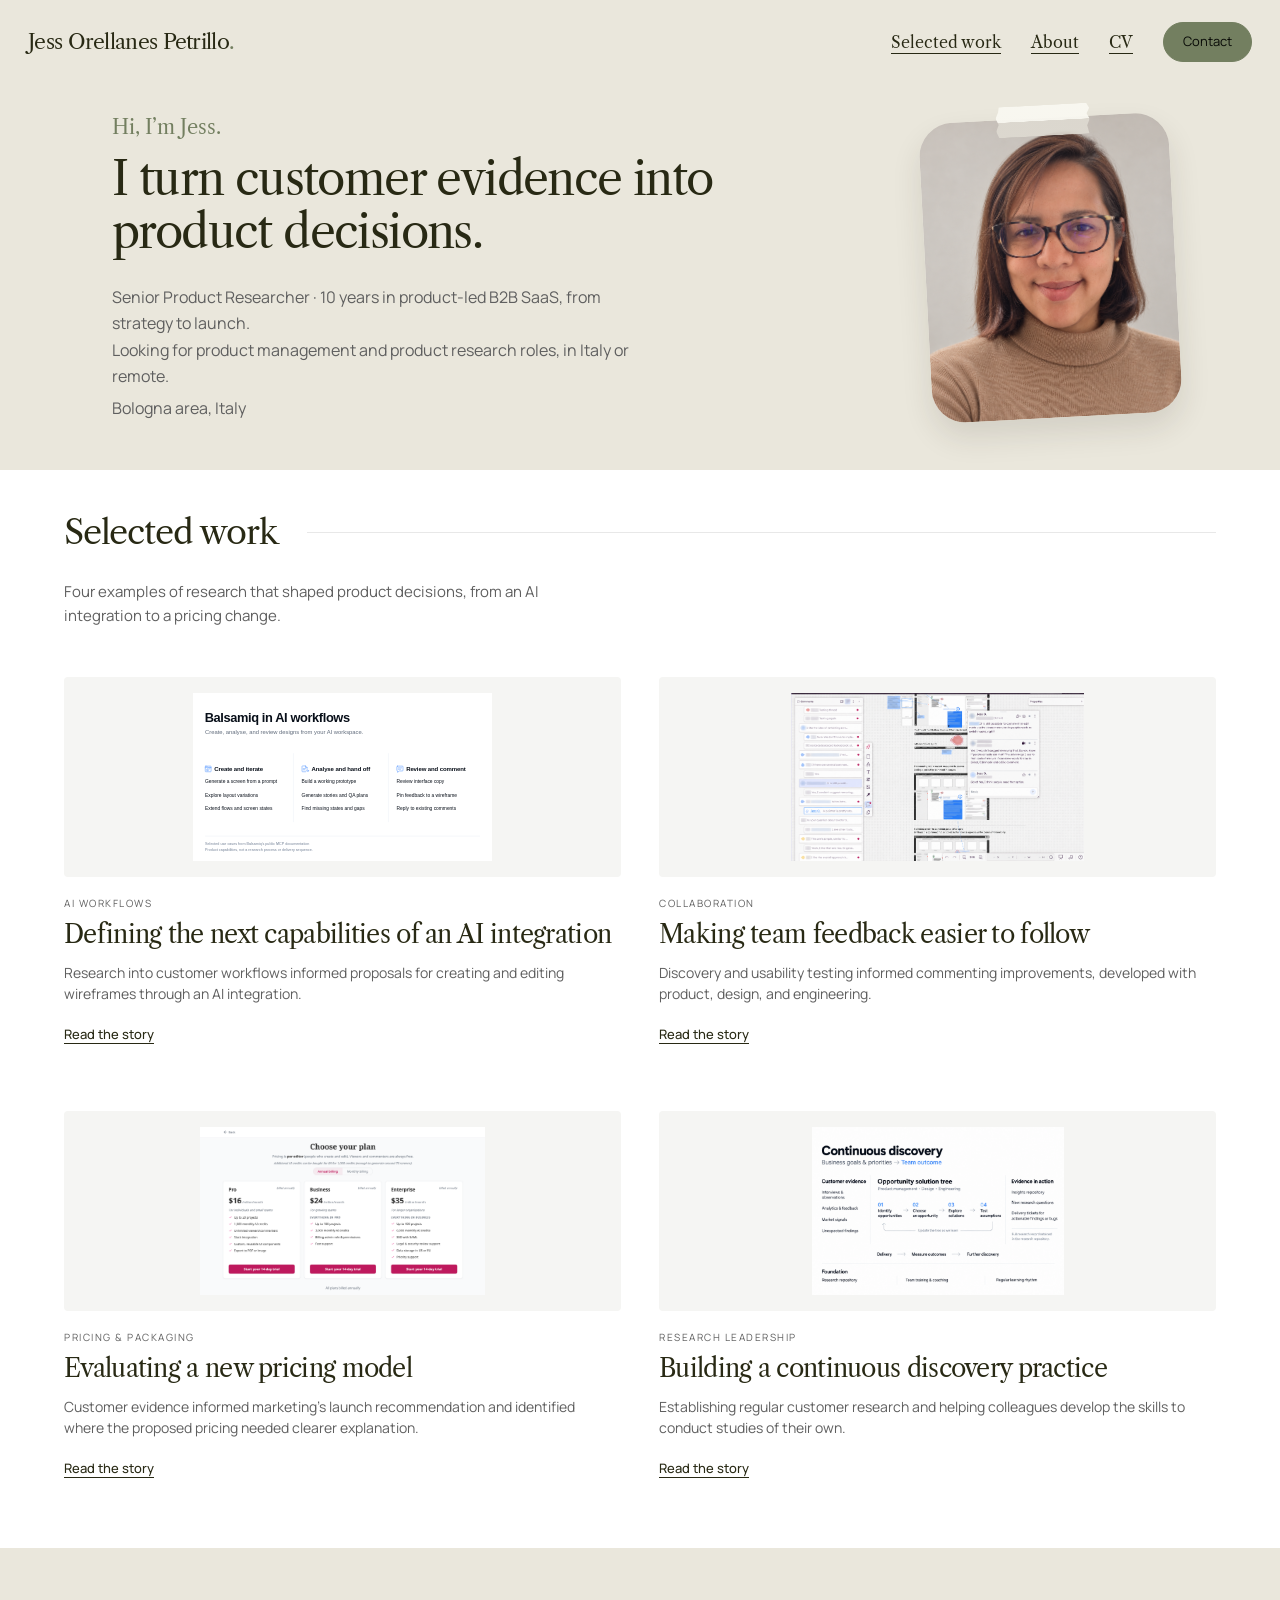
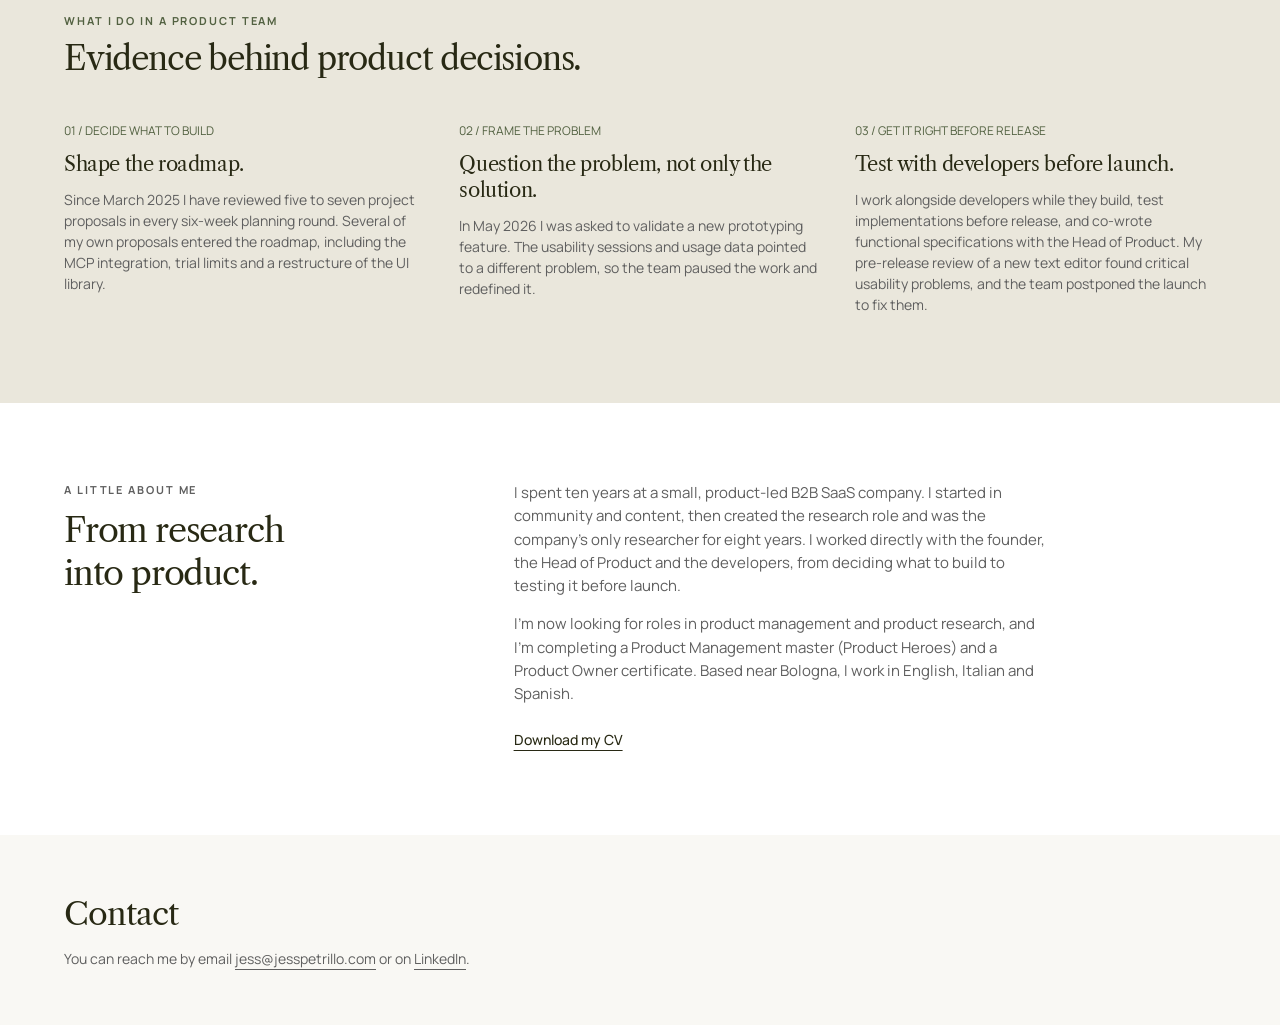
<file: index.html>
<!doctype html><html lang="en"><head><meta charset="utf-8"><meta name="viewport" content="width=device-width,initial-scale=1"><title>Jess Orellanes Petrillo | Product Research &amp; Product Management</title><meta name="description" content="Product researcher with 10 years in B2B SaaS. Case studies on an AI integration, collaboration, pricing and continuous discovery."><meta name="theme-color" content="#eae7dc"><link rel="icon" href="/assets/favicon.svg" type="image/svg+xml"><link rel="stylesheet" href="/assets/style.css"></head><body class="home"><a class="skip" href="#main">Skip to content</a><div class="wrap masthead"><header><a class="brand" href="/">Jess Orellanes Petrillo<span>.</span></a><nav aria-label="Main navigation"><a href="/#work">Selected work</a><a href="/#about">About</a><a class="cv-nav" href="/assets/Jess-Orellanes-Petrillo-CV.pdf" target="_blank" rel="noopener">CV</a><a class="nav-contact" href="#contact">Contact</a></nav></header></div><main id="main"><div class="wrap hero-wrap"><section class="hero"><div class="hero-copy"><p class="hero-intro">Hi, I’m Jess.</p><h1>I turn customer evidence into product decisions.</h1><p>Senior Product Researcher · 10 years in product-led B2B SaaS, from strategy to launch.</p><p>Looking for product management and product research roles, in Italy or remote.</p><p class="hero-location">Bologna area, Italy</p></div><figure class="portrait-frame"><img class="hero-portrait" src="/assets/jess-orellanes-petrillo-portrait.png" alt="Jess Orellanes Petrillo" width="1254" height="1254" fetchpriority="high"></figure></section></div><div class="work-surface"><div class="wrap"><section class="section" id="work"><div class="section-head"><div class="section-title"><h2>Selected work</h2><span class="section-rule" aria-hidden="true"></span></div><p style="--reading-measure:60.0ch">Four examples of research that shaped product decisions, from an AI integration to a pricing change.</p></div><div class="work-grid"><a class="project" href="/ai-workflows.html"><div class="art ai project-screenshot" aria-hidden="true"><img src="/assets/ai-workflows-use-cases.svg" alt="" width="1536" height="864" loading="lazy"></div><span class="meta">AI workflows</span><h3>Defining the next capabilities of an AI integration</h3><p style="--reading-measure:60.0ch">Research into customer workflows informed proposals for creating and editing wireframes through an AI integration.</p><span class="read">Read the story</span></a><a class="project" href="/collaboration.html"><div class="art collab project-screenshot" aria-hidden="true"><img src="/assets/collaboration-comments.png" alt="" width="1658" height="949" loading="lazy"></div><span class="meta">Collaboration</span><h3>Making team feedback easier to follow</h3><p style="--reading-measure:60.0ch">Discovery and usability testing informed commenting improvements, developed with product, design, and engineering.</p><span class="read">Read the story</span></a><a class="project" href="/pricing.html"><div class="art pricing project-screenshot" aria-hidden="true"><img src="/assets/pricing-plans.png" alt="" width="2928" height="1724" loading="lazy"></div><span class="meta">Pricing & packaging</span><h3>Evaluating a new pricing model</h3><p style="--reading-measure:60.0ch">Customer evidence informed marketing’s launch recommendation and identified where the proposed pricing needed clearer explanation.</p><span class="read">Read the story</span></a><a class="project" href="/research-practice.html"><div class="art practice project-screenshot" aria-hidden="true"><img src="/assets/continuous-discovery-minimal.png" alt="" width="1536" height="1024" loading="lazy"></div><span class="meta">Research leadership</span><h3>Building a continuous discovery practice</h3><p style="--reading-measure:60.5ch">Establishing regular customer research and helping colleagues develop the skills to conduct studies of their own.</p><span class="read">Read the story</span></a></div></section></div></div><section class="section help" id="product-team"><div class="wrap"><div class="eyebrow">What I do in a product team</div><h2>Evidence behind product decisions.</h2><div class="help-grid"><article><span class="num">01 / DECIDE WHAT TO BUILD</span><h3>Shape the roadmap.</h3><p>Since March 2025 I have reviewed five to seven project proposals in every six-week planning round. Several of my own proposals entered the roadmap, including the MCP integration, trial limits and a restructure of the UI library.</p></article><article><span class="num">02 / FRAME THE PROBLEM</span><h3>Question the problem, not only the solution.</h3><p>In May 2026 I was asked to validate a new prototyping feature. The usability sessions and usage data pointed to a different problem, so the team paused the work and redefined it.</p></article><article><span class="num">03 / GET IT RIGHT BEFORE RELEASE</span><h3>Test with developers before launch.</h3><p>I work alongside developers while they build, test implementations before release, and co-wrote functional specifications with the Head of Product. My pre-release review of a new text editor found critical usability problems, and the team postponed the launch to fix them.</p></article></div></div></section><div class="about-surface"><div class="wrap"><section class="about" id="about"><div><div class="eyebrow">A little about me</div><h2>From research<br>into product.</h2></div><div><p>I spent ten years at a small, product-led B2B SaaS company. I started in community and content, then created the research role and was the company’s only researcher for eight years. I worked directly with the founder, the Head of Product and the developers, from deciding what to build to testing it before launch.</p><p>I’m now looking for roles in product management and product research, and I’m completing a Product Management master (Product Heroes) and a Product Owner certificate. Based near Bologna, I work in English, Italian and Spanish.</p><a class="text-link" href="/assets/Jess-Orellanes-Petrillo-CV.pdf" download="Jess-Orellanes-Petrillo-CV.pdf">Download my CV</a></div></section></div></div></main><div class="wrap"><section class="contact" id="contact"><div><h2>Contact</h2><p>You can reach me by email <a href="mailto:jess@jesspetrillo.com">jess@jesspetrillo.com</a> or on <a href="https://www.linkedin.com/in/jessorellanes/">LinkedIn</a>.</p></div></section></div></body></html>
</file>
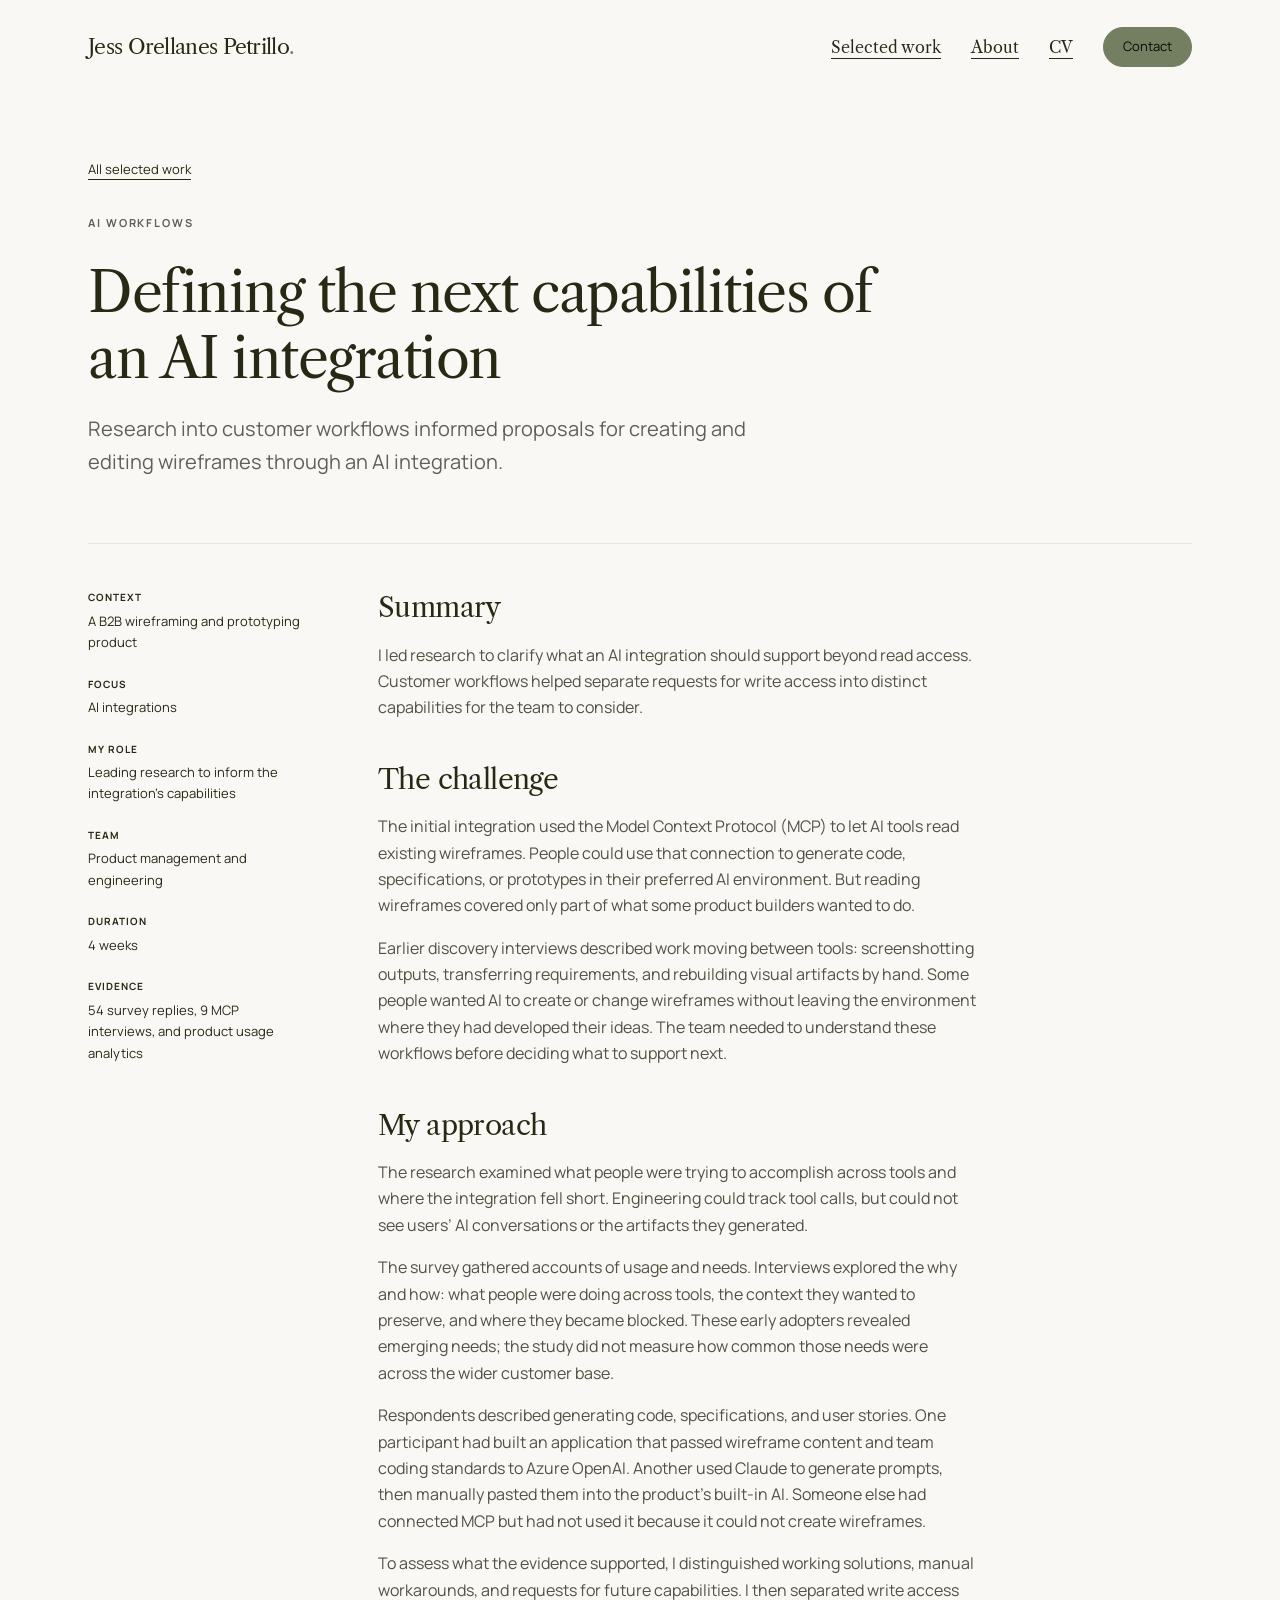
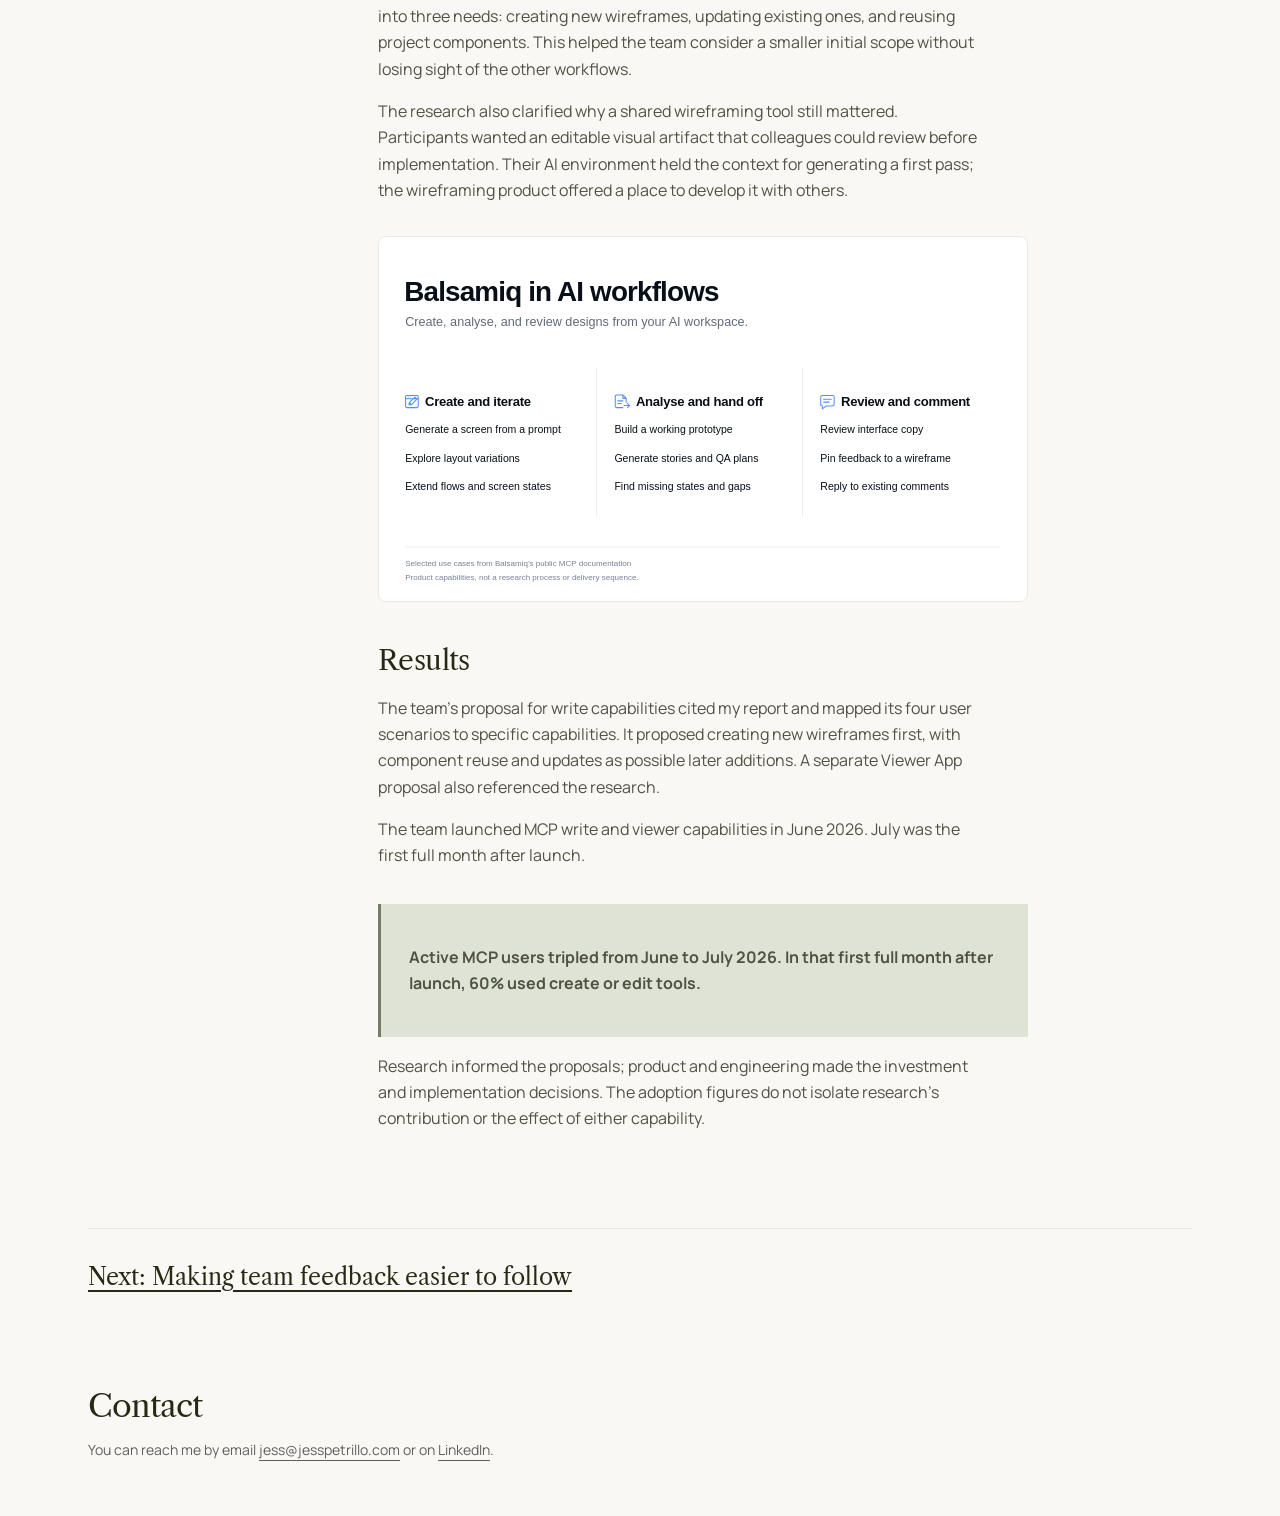
<file: ai-workflows.html>
<!doctype html><html lang="en"><head><meta charset="utf-8"><meta name="viewport" content="width=device-width,initial-scale=1"><title>Defining the next capabilities of an AI integration | Jess Orellanes Petrillo</title><meta name="description" content="Research into customer workflows informed proposals for creating and editing wireframes through an AI integration."><meta name="theme-color" content="#eae7dc"><link rel="icon" href="/assets/favicon.svg" type="image/svg+xml"><link rel="stylesheet" href="/assets/style.css"></head><body><a class="skip" href="#main">Skip to content</a><div class="wrap"><header><a class="brand" href="/">Jess Orellanes Petrillo<span>.</span></a><nav aria-label="Main navigation"><a href="/#work">Selected work</a><a href="/#about">About</a><a class="cv-nav" href="/assets/Jess-Orellanes-Petrillo-CV.pdf" target="_blank" rel="noopener">CV</a><a class="nav-contact" href="#contact">Contact</a></nav></header></div><main id="main" class="wrap"><section class="case-hero"><a class="back" href="/#work">All selected work</a><div class="eyebrow" style="margin-top:32px">AI workflows</div><h1>Defining the next capabilities of an AI integration</h1><p class="case-deck" style="--reading-measure:60.0ch">Research into customer workflows informed proposals for creating and editing wireframes through an AI integration.</p></section><div class="case-layout"><aside class="case-side" aria-label="Project overview"><p><strong>Context</strong>A B2B wireframing and prototyping product</p><p><strong>Focus</strong>AI integrations</p><p><strong>My role</strong>Leading research to inform the integration’s capabilities</p><p><strong>Team</strong>Product management and engineering</p><p><strong>Duration</strong>4 weeks</p><p><strong>Evidence</strong>54 survey replies, 9 MCP interviews, and product usage analytics</p></aside><article class="case-body"><h2>Summary</h2><p style="--reading-measure:60.0ch">I led research to clarify what an AI integration should support beyond read access. Customer workflows helped separate requests for write access into distinct capabilities for the team to consider.</p><h2>The challenge</h2><p style="--reading-measure:60.0ch">The initial integration used the Model Context Protocol (MCP) to let AI tools read existing wireframes. People could use that connection to generate code, specifications, or prototypes in their preferred AI environment. But reading wireframes covered only part of what some product builders wanted to do.</p><p style="--reading-measure:60.0ch">Earlier discovery interviews described work moving between tools: screenshotting outputs, transferring requirements, and rebuilding visual artifacts by hand. Some people wanted AI to create or change wireframes without leaving the environment where they had developed their ideas. The team needed to understand these workflows before deciding what to support next.</p><h2>My approach</h2><p style="--reading-measure:60.0ch">The research examined what people were trying to accomplish across tools and where the integration fell short. Engineering could track tool calls, but could not see users’ AI conversations or the artifacts they generated.</p><p style="--reading-measure:60.0ch">The survey gathered accounts of usage and needs. Interviews explored the why and how: what people were doing across tools, the context they wanted to preserve, and where they became blocked. These early adopters revealed emerging needs; the study did not measure how common those needs were across the wider customer base.</p><p style="--reading-measure:60.0ch">Respondents described generating code, specifications, and user stories. One participant had built an application that passed wireframe content and team coding standards to Azure OpenAI. Another used Claude to generate prompts, then manually pasted them into the product’s built-in AI. Someone else had connected MCP but had not used it because it could not create wireframes.</p><p style="--reading-measure:60.0ch">To assess what the evidence supported, I distinguished working solutions, manual workarounds, and requests for future capabilities. I then separated write access into three needs: creating new wireframes, updating existing ones, and reusing project components. This helped the team consider a smaller initial scope without losing sight of the other workflows.</p><p style="--reading-measure:60.0ch">The research also clarified why a shared wireframing tool still mattered. Participants wanted an editable visual artifact that colleagues could review before implementation. Their AI environment held the context for generating a first pass; the wireframing product offered a place to develop it with others.</p><figure class="case-stimulus"><a href="/assets/ai-workflows-use-cases.svg" target="_blank" rel="noopener" aria-label="View full-size AI workflows graphic"><img src="/assets/ai-workflows-use-cases.svg" alt="Selected product capabilities from public MCP documentation: create and iterate, analyse and hand off, and review and comment. This illustrates product use cases rather than the research process or delivery sequence." width="1536" height="864" loading="lazy"></a></figure><h2>Results</h2><p style="--reading-measure:60.0ch">The team’s proposal for write capabilities cited my report and mapped its four user scenarios to specific capabilities. It proposed creating new wireframes first, with component reuse and updates as possible later additions. A separate Viewer App proposal also referenced the research.</p><p style="--reading-measure:60.0ch">The team launched MCP write and viewer capabilities in June 2026. July was the first full month after launch.</p><aside class="takeaway"><p style="--reading-measure:60.0ch"><strong>Active MCP users tripled from June to July 2026. In that first full month after launch, 60% used create or edit tools.</strong></p></aside><p style="--reading-measure:60.0ch">Research informed the proposals; product and engineering made the investment and implementation decisions. The adoption figures do not isolate research’s contribution or the effect of either capability.</p></article></div><a class="next-case" href="/collaboration.html">Next: Making team feedback easier to follow</a></main><div class="wrap"><section class="contact" id="contact"><div><h2>Contact</h2><p>You can reach me by email <a href="mailto:jess@jesspetrillo.com">jess@jesspetrillo.com</a> or on <a href="https://www.linkedin.com/in/jessorellanes/">LinkedIn</a>.</p></div></section></div></body></html>
</file>
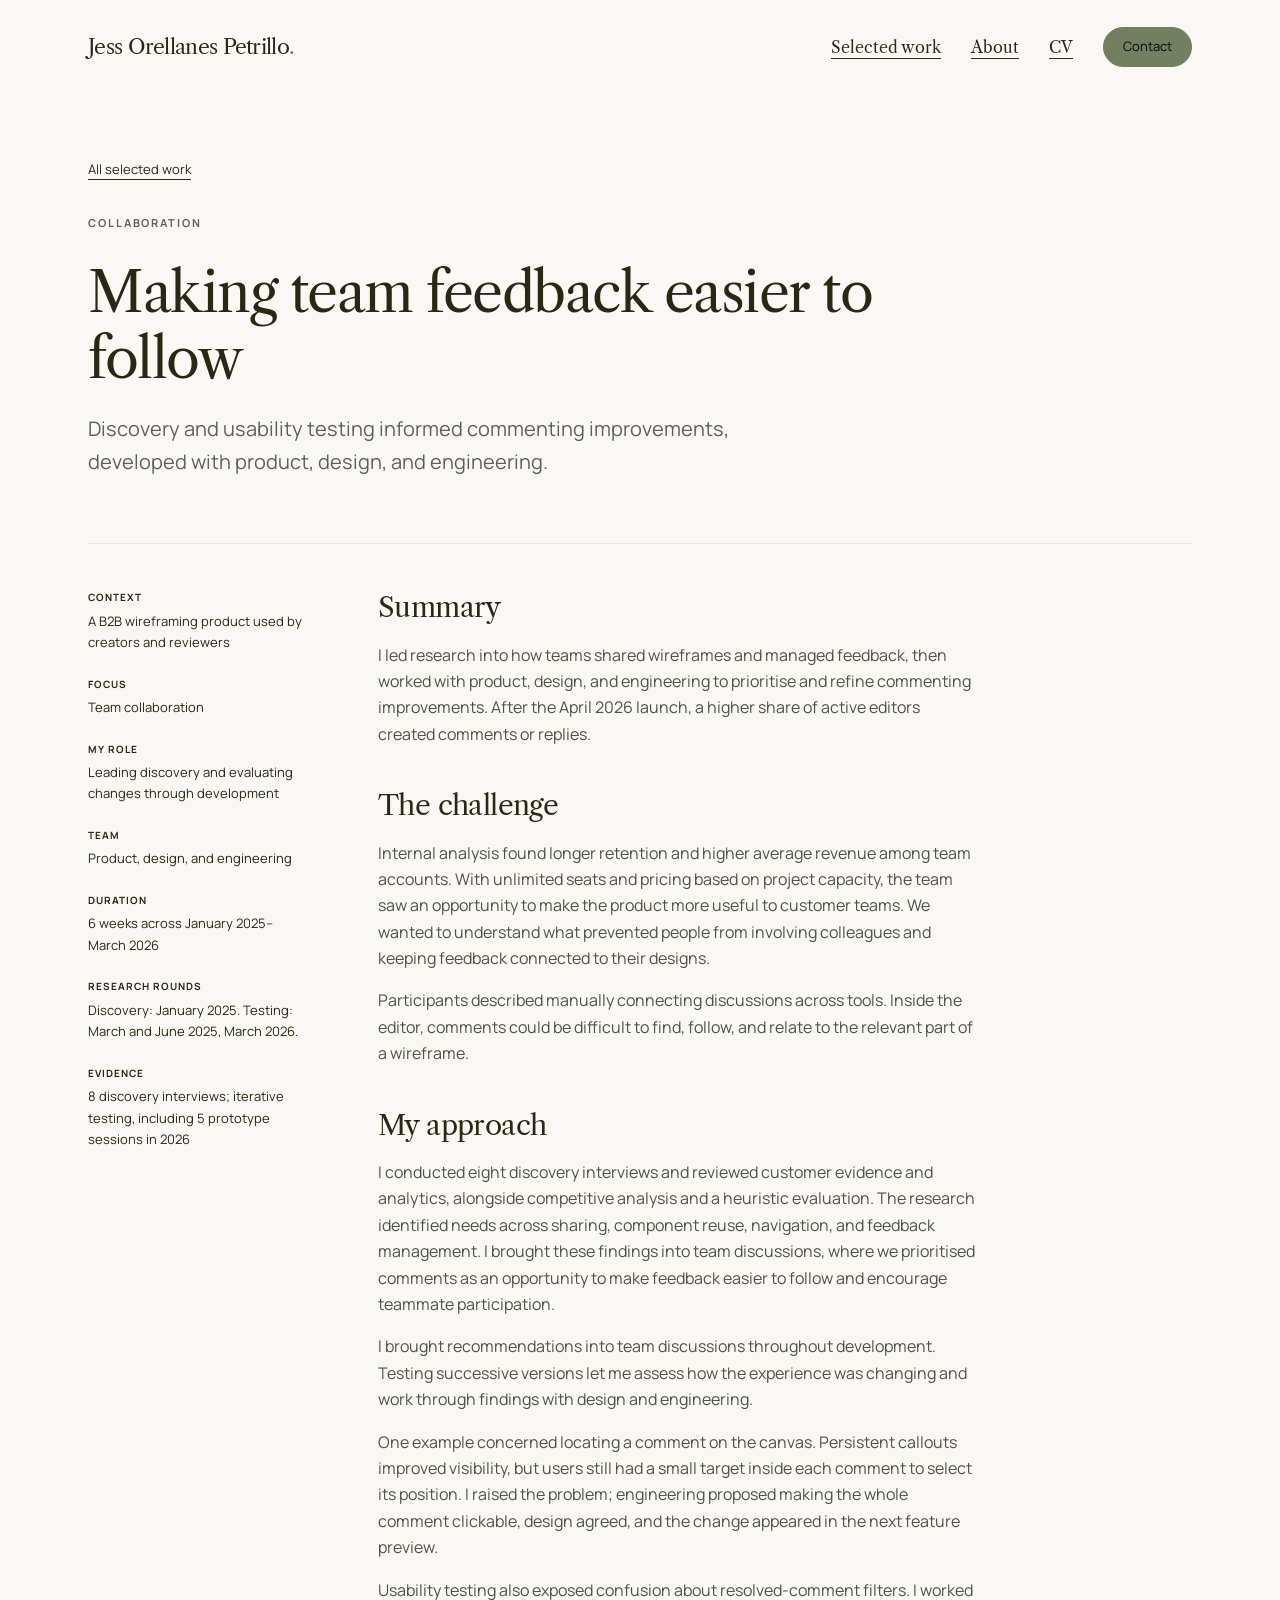
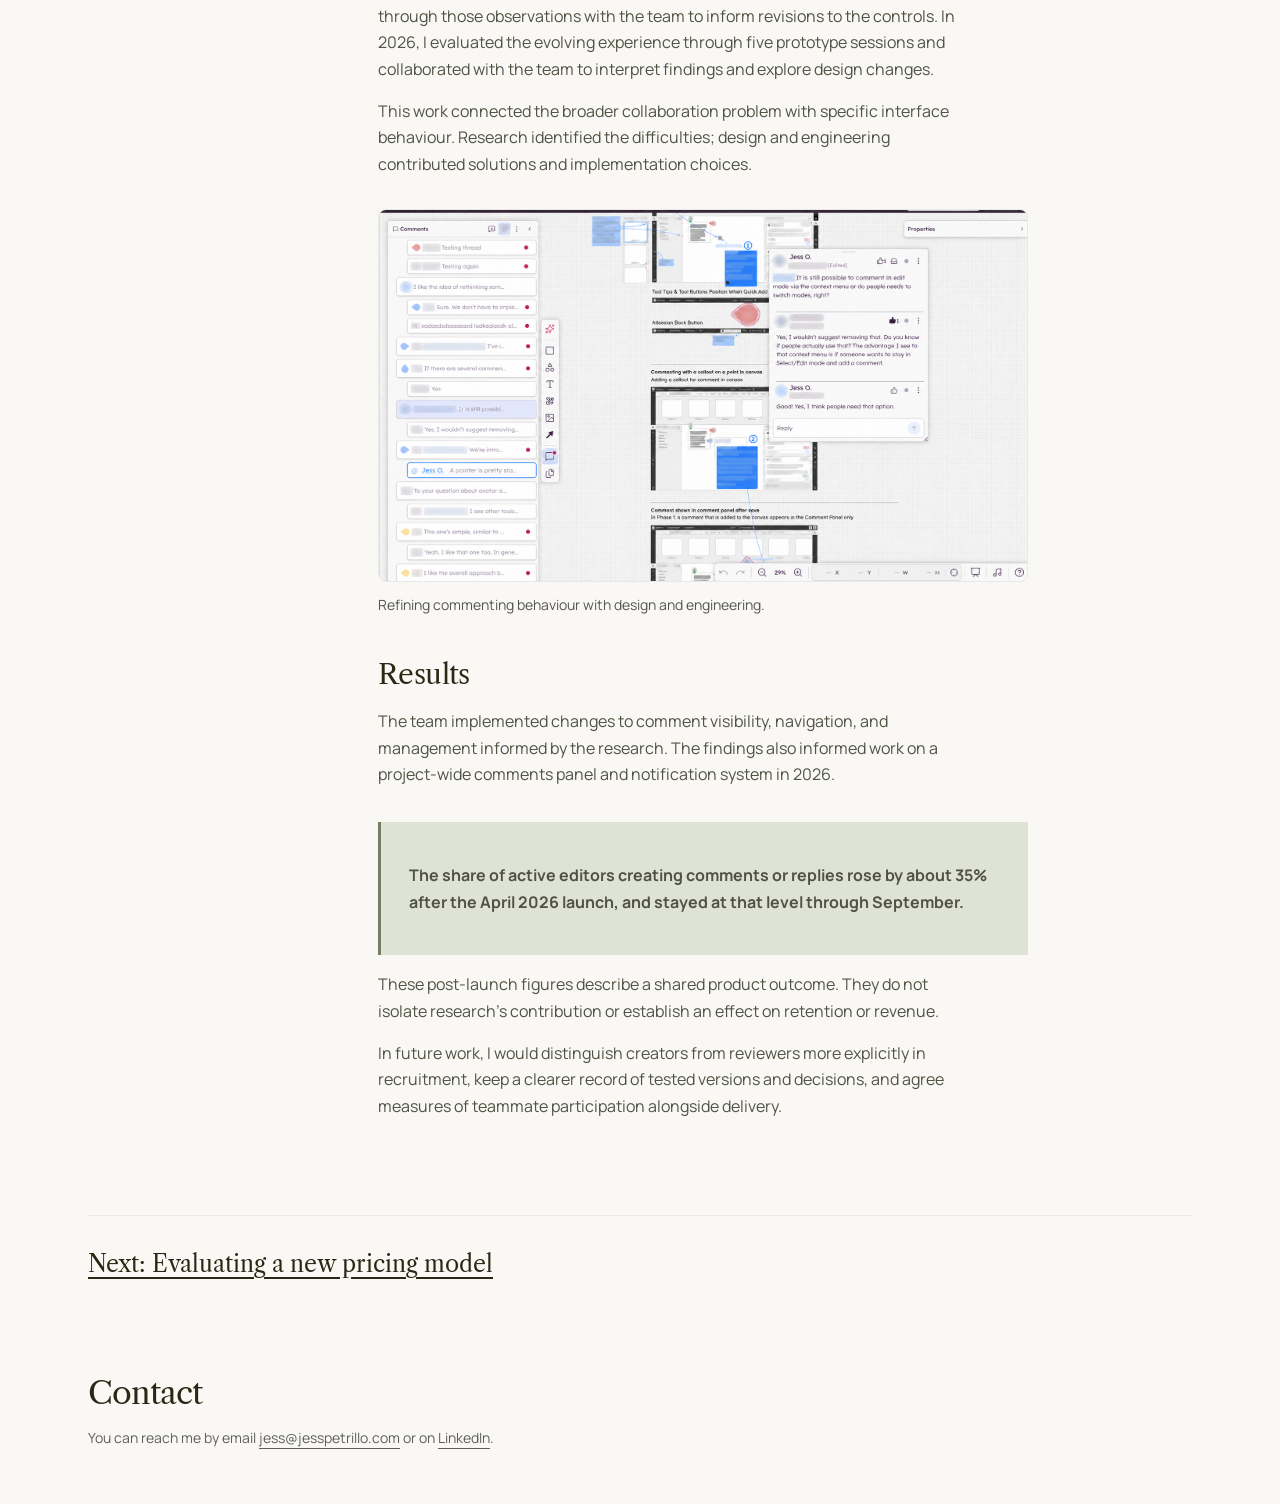
<file: collaboration.html>
<!doctype html><html lang="en"><head><meta charset="utf-8"><meta name="viewport" content="width=device-width,initial-scale=1"><title>Making team feedback easier to follow | Jess Orellanes Petrillo</title><meta name="description" content="Discovery and usability testing informed commenting improvements, developed with product, design, and engineering."><meta name="theme-color" content="#eae7dc"><link rel="icon" href="/assets/favicon.svg" type="image/svg+xml"><link rel="stylesheet" href="/assets/style.css"></head><body><a class="skip" href="#main">Skip to content</a><div class="wrap"><header><a class="brand" href="/">Jess Orellanes Petrillo<span>.</span></a><nav aria-label="Main navigation"><a href="/#work">Selected work</a><a href="/#about">About</a><a class="cv-nav" href="/assets/Jess-Orellanes-Petrillo-CV.pdf" target="_blank" rel="noopener">CV</a><a class="nav-contact" href="#contact">Contact</a></nav></header></div><main id="main" class="wrap"><section class="case-hero"><a class="back" href="/#work">All selected work</a><div class="eyebrow" style="margin-top:32px">Collaboration</div><h1>Making team feedback easier to follow</h1><p class="case-deck" style="--reading-measure:60.0ch">Discovery and usability testing informed commenting improvements, developed with product, design, and engineering.</p></section><div class="case-layout"><aside class="case-side" aria-label="Project overview"><p><strong>Context</strong>A B2B wireframing product used by creators and reviewers</p><p><strong>Focus</strong>Team collaboration</p><p><strong>My role</strong>Leading discovery and evaluating changes through development</p><p><strong>Team</strong>Product, design, and engineering</p><p><strong>Duration</strong>6 weeks across January 2025–March 2026</p><p><strong>Research rounds</strong>Discovery: January 2025. Testing: March and June 2025, March 2026.</p><p style="--reading-measure:60.0ch"><strong>Evidence</strong>8 discovery interviews; iterative testing, including 5 prototype sessions in 2026</p></aside><article class="case-body"><h2>Summary</h2><p style="--reading-measure:60.0ch">I led research into how teams shared wireframes and managed feedback, then worked with product, design, and engineering to prioritise and refine commenting improvements. After the April 2026 launch, a higher share of active editors created comments or replies.</p><h2>The challenge</h2><p style="--reading-measure:60.0ch">Internal analysis found longer retention and higher average revenue among team accounts. With unlimited seats and pricing based on project capacity, the team saw an opportunity to make the product more useful to customer teams. We wanted to understand what prevented people from involving colleagues and keeping feedback connected to their designs.</p><p style="--reading-measure:60.0ch">Participants described manually connecting discussions across tools. Inside the editor, comments could be difficult to find, follow, and relate to the relevant part of a wireframe.</p><h2>My approach</h2><p style="--reading-measure:60.0ch">I conducted eight discovery interviews and reviewed customer evidence and analytics, alongside competitive analysis and a heuristic evaluation. The research identified needs across sharing, component reuse, navigation, and feedback management. I brought these findings into team discussions, where we prioritised comments as an opportunity to make feedback easier to follow and encourage teammate participation.</p><p style="--reading-measure:60.0ch">I brought recommendations into team discussions throughout development. Testing successive versions let me assess how the experience was changing and work through findings with design and engineering.</p><p style="--reading-measure:60.0ch">One example concerned locating a comment on the canvas. Persistent callouts improved visibility, but users still had a small target inside each comment to select its position. I raised the problem; engineering proposed making the whole comment clickable, design agreed, and the change appeared in the next feature preview.</p><p style="--reading-measure:60.0ch">Usability testing also exposed confusion about resolved-comment filters. I worked through those observations with the team to inform revisions to the controls. In 2026, I evaluated the evolving experience through five prototype sessions and collaborated with the team to interpret findings and explore design changes.</p><p style="--reading-measure:60.0ch">This work connected the broader collaboration problem with specific interface behaviour. Research identified the difficulties; design and engineering contributed solutions and implementation choices.</p><figure class="case-stimulus"><a href="/assets/collaboration-comments.png" target="_blank" rel="noopener" aria-label="View full-size commenting discussion"><img src="/assets/collaboration-comments.png" alt="Comments panel and discussion about commenting behaviour alongside annotated interface examples." width="1658" height="949" loading="lazy"></a><figcaption>Refining commenting behaviour with design and engineering.</figcaption></figure><h2>Results</h2><p style="--reading-measure:60.0ch">The team implemented changes to comment visibility, navigation, and management informed by the research. The findings also informed work on a project-wide comments panel and notification system in 2026.</p><aside class="takeaway"><p style="--reading-measure:60.0ch"><strong>The share of active editors creating comments or replies rose by about 35% after the April 2026 launch, and stayed at that level through September.</strong></p></aside><p style="--reading-measure:60.0ch">These post-launch figures describe a shared product outcome. They do not isolate research’s contribution or establish an effect on retention or revenue.</p><p style="--reading-measure:60.0ch">In future work, I would distinguish creators from reviewers more explicitly in recruitment, keep a clearer record of tested versions and decisions, and agree measures of teammate participation alongside delivery.</p></article></div><a class="next-case" href="/pricing.html">Next: Evaluating a new pricing model</a></main><div class="wrap"><section class="contact" id="contact"><div><h2>Contact</h2><p>You can reach me by email <a href="mailto:jess@jesspetrillo.com">jess@jesspetrillo.com</a> or on <a href="https://www.linkedin.com/in/jessorellanes/">LinkedIn</a>.</p></div></section></div></body></html>
</file>
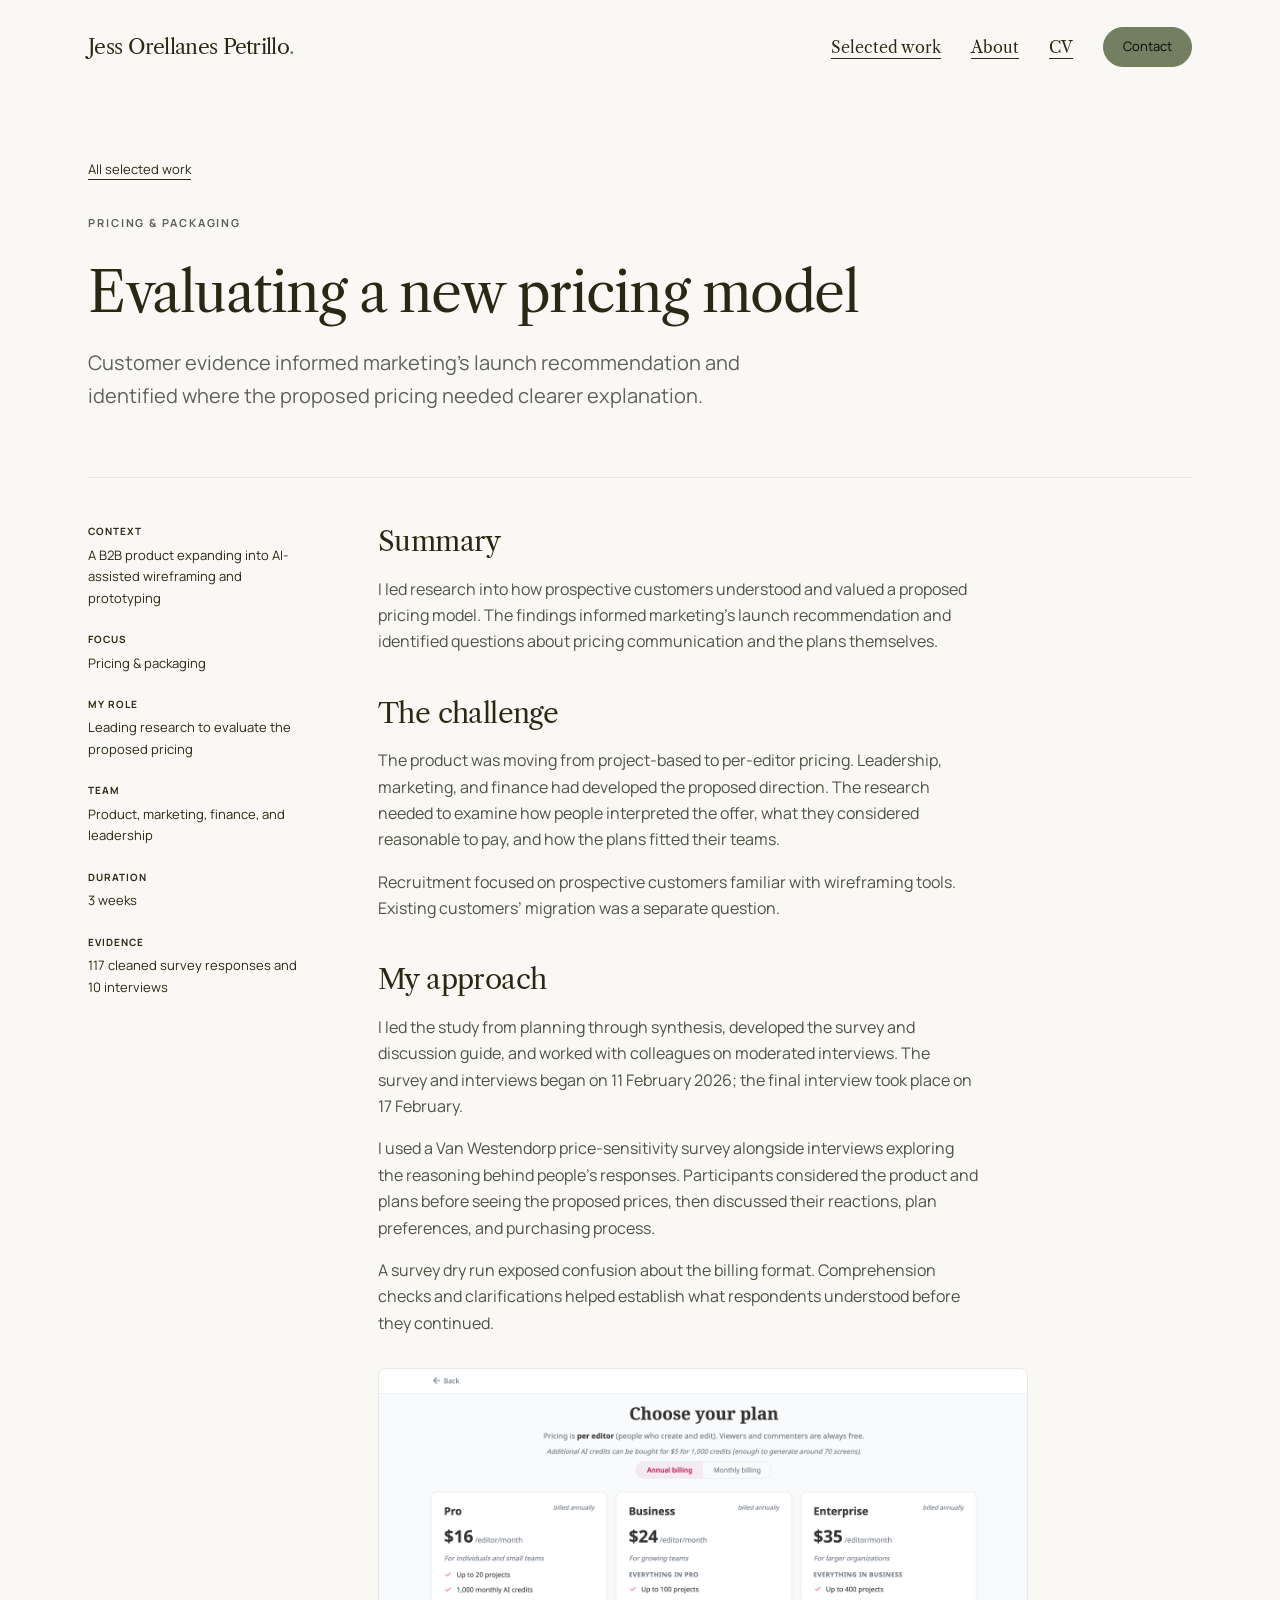
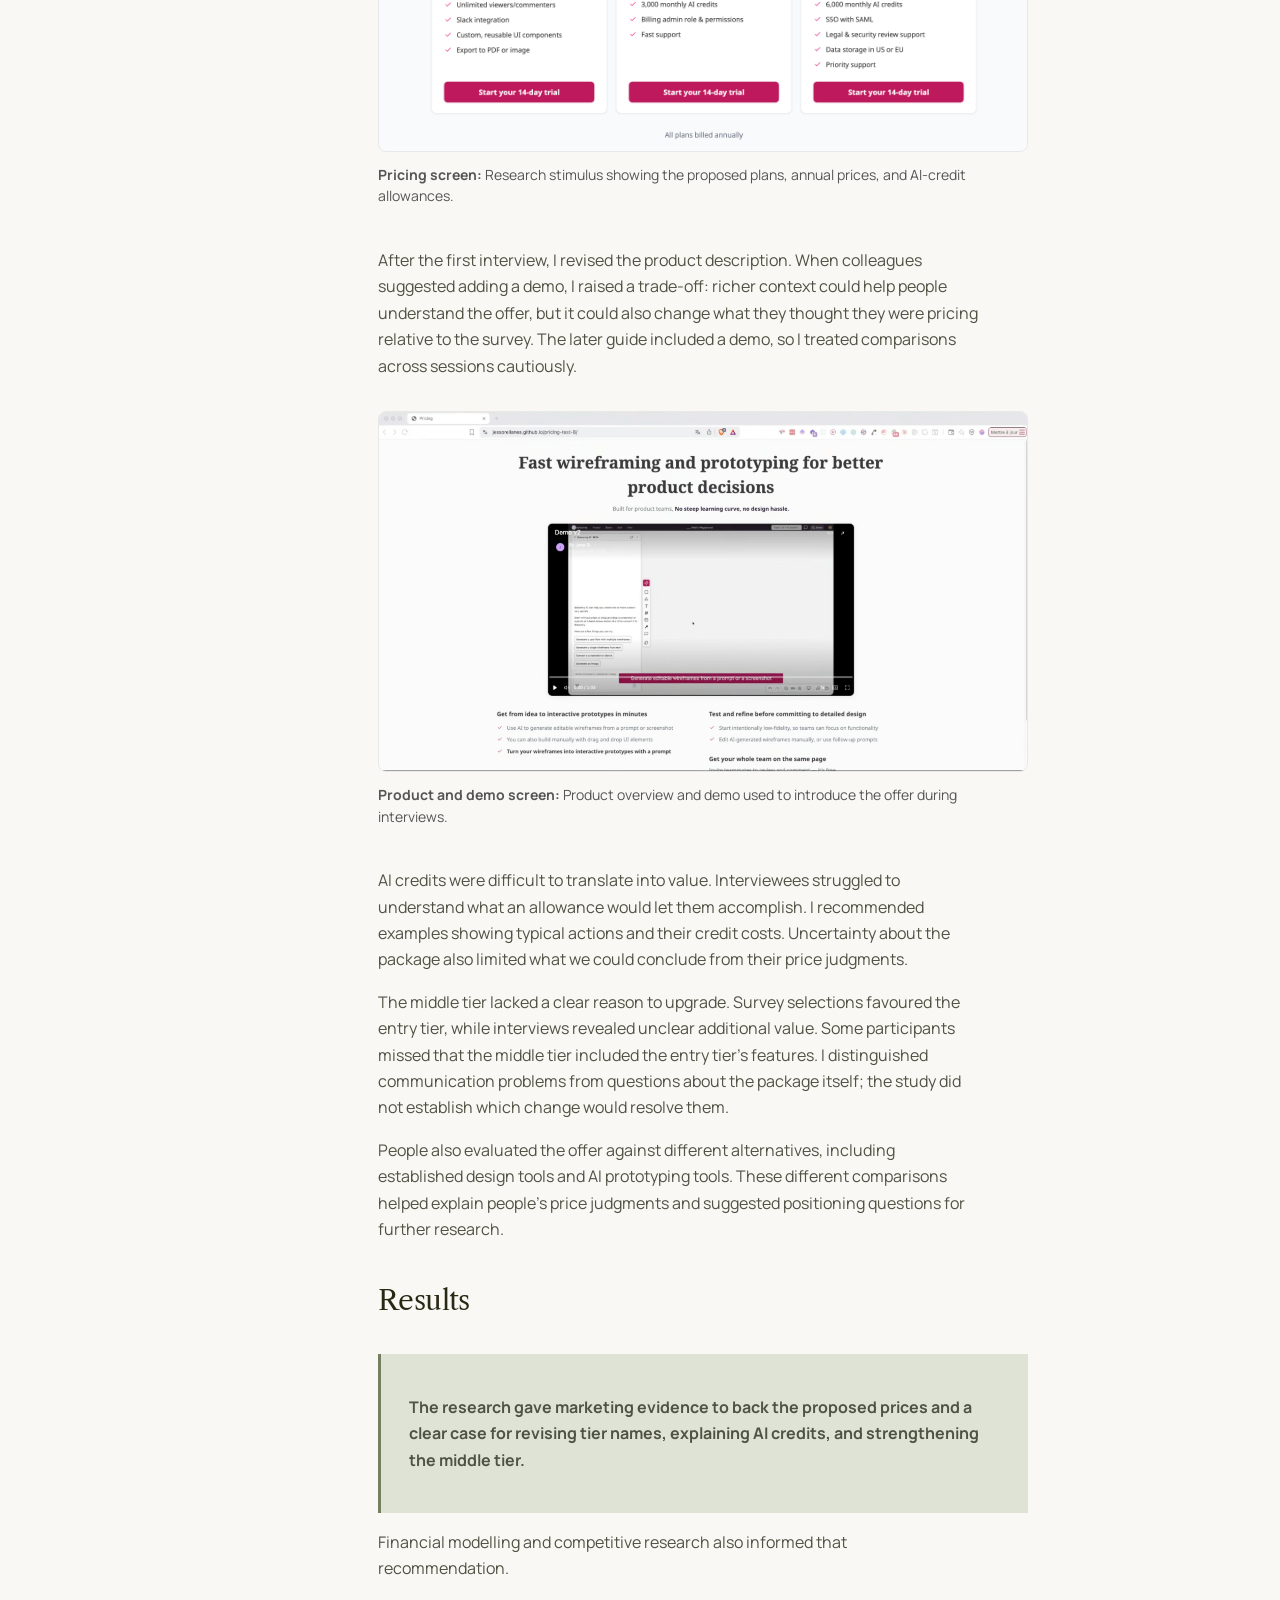
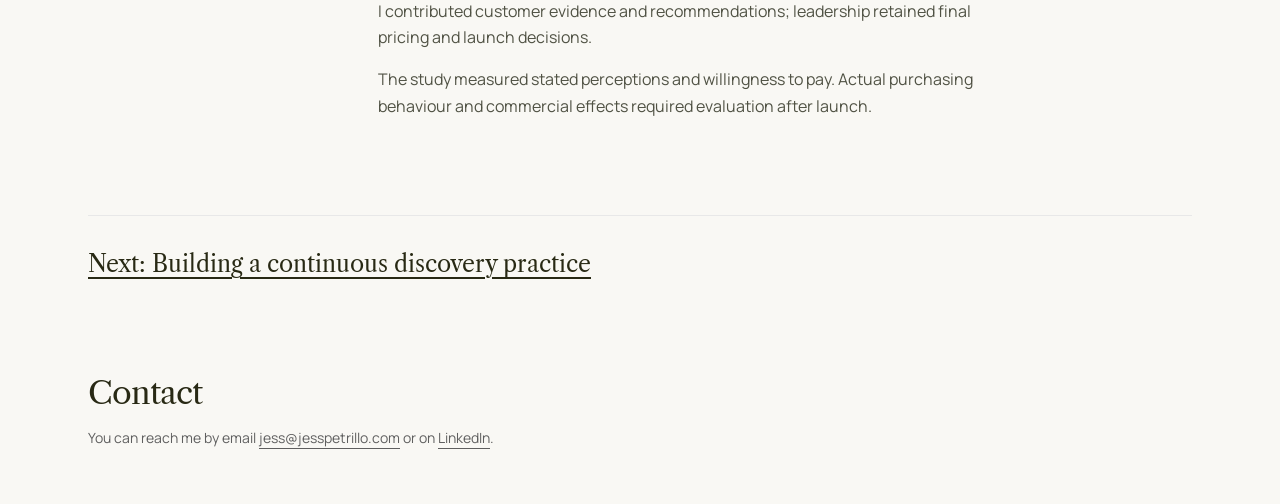
<file: pricing.html>
<!doctype html><html lang="en"><head><meta charset="utf-8"><meta name="viewport" content="width=device-width,initial-scale=1"><title>Evaluating a new pricing model | Jess Orellanes Petrillo</title><meta name="description" content="Customer evidence informed marketing’s launch recommendation and identified where the proposed pricing needed clearer explanation."><meta name="theme-color" content="#eae7dc"><link rel="icon" href="/assets/favicon.svg" type="image/svg+xml"><link rel="stylesheet" href="/assets/style.css"></head><body><a class="skip" href="#main">Skip to content</a><div class="wrap"><header><a class="brand" href="/">Jess Orellanes Petrillo<span>.</span></a><nav aria-label="Main navigation"><a href="/#work">Selected work</a><a href="/#about">About</a><a class="cv-nav" href="/assets/Jess-Orellanes-Petrillo-CV.pdf" target="_blank" rel="noopener">CV</a><a class="nav-contact" href="#contact">Contact</a></nav></header></div><main id="main" class="wrap"><section class="case-hero"><a class="back" href="/#work">All selected work</a><div class="eyebrow" style="margin-top:32px">Pricing & packaging</div><h1>Evaluating a new pricing model</h1><p class="case-deck" style="--reading-measure:60.0ch">Customer evidence informed marketing’s launch recommendation and identified where the proposed pricing needed clearer explanation.</p></section><div class="case-layout"><aside class="case-side" aria-label="Project overview"><p><strong>Context</strong>A B2B product expanding into AI-assisted wireframing and prototyping</p><p><strong>Focus</strong>Pricing & packaging</p><p><strong>My role</strong>Leading research to evaluate the proposed pricing</p><p><strong>Team</strong>Product, marketing, finance, and leadership</p><p><strong>Duration</strong>3 weeks</p><p><strong>Evidence</strong>117 cleaned survey responses and 10 interviews</p></aside><article class="case-body"><h2>Summary</h2><p style="--reading-measure:60.0ch">I led research into how prospective customers understood and valued a proposed pricing model. The findings informed marketing’s launch recommendation and identified questions about pricing communication and the plans themselves.</p><h2>The challenge</h2><p style="--reading-measure:60.0ch">The product was moving from project-based to per-editor pricing. Leadership, marketing, and finance had developed the proposed direction. The research needed to examine how people interpreted the offer, what they considered reasonable to pay, and how the plans fitted their teams.</p><p style="--reading-measure:60.0ch">Recruitment focused on prospective customers familiar with wireframing tools. Existing customers’ migration was a separate question.</p><h2>My approach</h2><p style="--reading-measure:60.0ch">I led the study from planning through synthesis, developed the survey and discussion guide, and worked with colleagues on moderated interviews. The survey and interviews began on 11 February 2026; the final interview took place on 17 February.</p><p style="--reading-measure:60.0ch">I used a Van Westendorp price-sensitivity survey alongside interviews exploring the reasoning behind people’s responses. Participants considered the product and plans before seeing the proposed prices, then discussed their reactions, plan preferences, and purchasing process.</p><p style="--reading-measure:60.0ch">A survey dry run exposed confusion about the billing format. Comprehension checks and clarifications helped establish what respondents understood before they continued.</p><figure class="case-stimulus"><a href="/assets/pricing-plans.png" target="_blank" rel="noopener" aria-label="View full-size pricing screen"><img src="/assets/pricing-plans.png" alt="Proposed Pro, Business, and Enterprise plans with annual billing prices and monthly AI-credit allowances." width="2928" height="1724" loading="lazy"></a><figcaption><strong>Pricing screen:</strong> Research stimulus showing the proposed plans, annual prices, and AI-credit allowances.</figcaption></figure><p style="--reading-measure:60.0ch">After the first interview, I revised the product description. When colleagues suggested adding a demo, I raised a trade-off: richer context could help people understand the offer, but it could also change what they thought they were pricing relative to the survey. The later guide included a demo, so I treated comparisons across sessions cautiously.</p><figure class="case-stimulus"><a href="/assets/pricing-product-demo.png" target="_blank" rel="noopener" aria-label="View full-size product and demo screen"><img src="/assets/pricing-product-demo.png" alt="Product overview introducing AI-assisted wireframing and prototyping with an embedded demo." width="2546" height="1410" loading="lazy"></a><figcaption><strong>Product and demo screen:</strong> Product overview and demo used to introduce the offer during interviews.</figcaption></figure><p style="--reading-measure:60.0ch">AI credits were difficult to translate into value. Interviewees struggled to understand what an allowance would let them accomplish. I recommended examples showing typical actions and their credit costs. Uncertainty about the package also limited what we could conclude from their price judgments.</p><p style="--reading-measure:60.0ch">The middle tier lacked a clear reason to upgrade. Survey selections favoured the entry tier, while interviews revealed unclear additional value. Some participants missed that the middle tier included the entry tier’s features. I distinguished communication problems from questions about the package itself; the study did not establish which change would resolve them.</p><p style="--reading-measure:60.0ch">People also evaluated the offer against different alternatives, including established design tools and AI prototyping tools. These different comparisons helped explain people’s price judgments and suggested positioning questions for further research.</p><h2>Results</h2><aside class="takeaway"><p style="--reading-measure:60.0ch"><strong>The research gave marketing evidence to back the proposed prices and a clear case for revising tier names, explaining AI credits, and strengthening the middle tier.</strong></p></aside><p style="--reading-measure:60.0ch">Financial modelling and competitive research also informed that recommendation.</p><p style="--reading-measure:60.0ch">I contributed customer evidence and recommendations; leadership retained final pricing and launch decisions.</p><p style="--reading-measure:60.0ch">The study measured stated perceptions and willingness to pay. Actual purchasing behaviour and commercial effects required evaluation after launch.</p></article></div><a class="next-case" href="/research-practice.html">Next: Building a continuous discovery practice</a></main><div class="wrap"><section class="contact" id="contact"><div><h2>Contact</h2><p>You can reach me by email <a href="mailto:jess@jesspetrillo.com">jess@jesspetrillo.com</a> or on <a href="https://www.linkedin.com/in/jessorellanes/">LinkedIn</a>.</p></div></section></div></body></html>
</file>
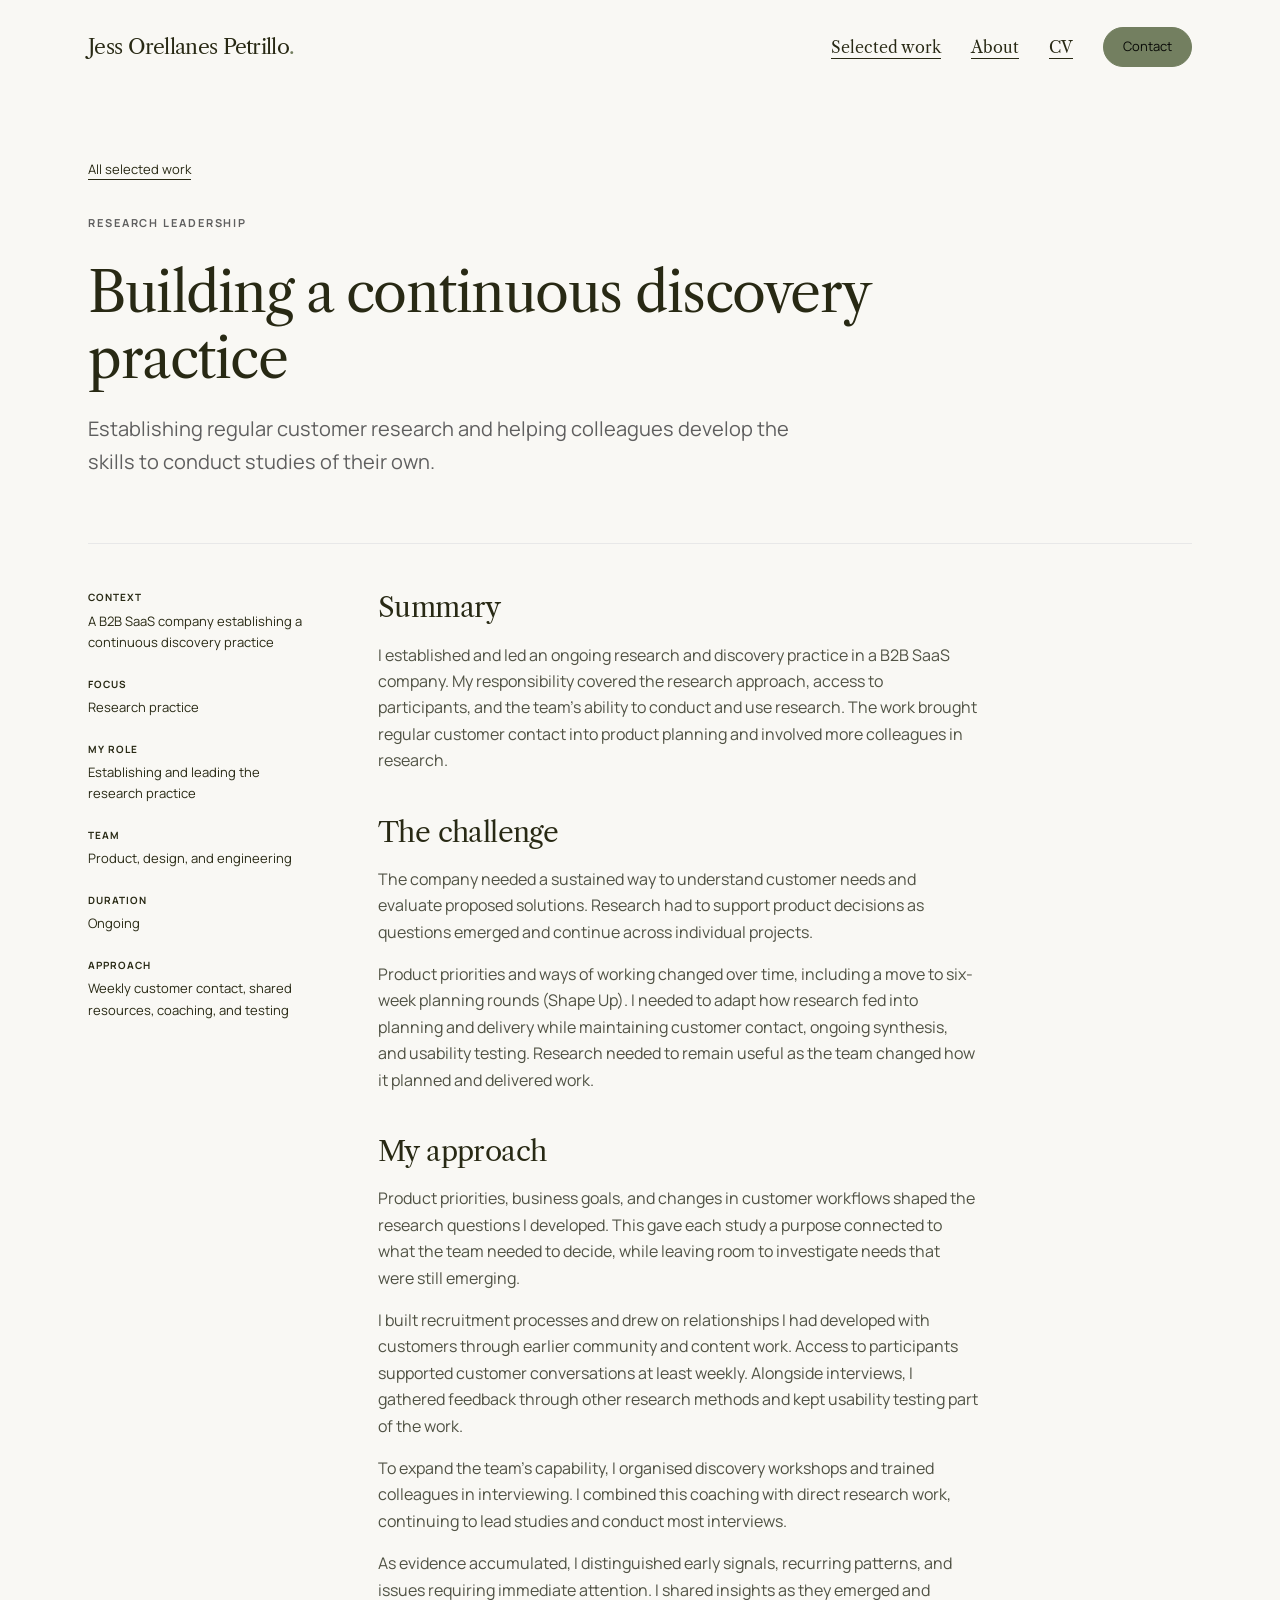
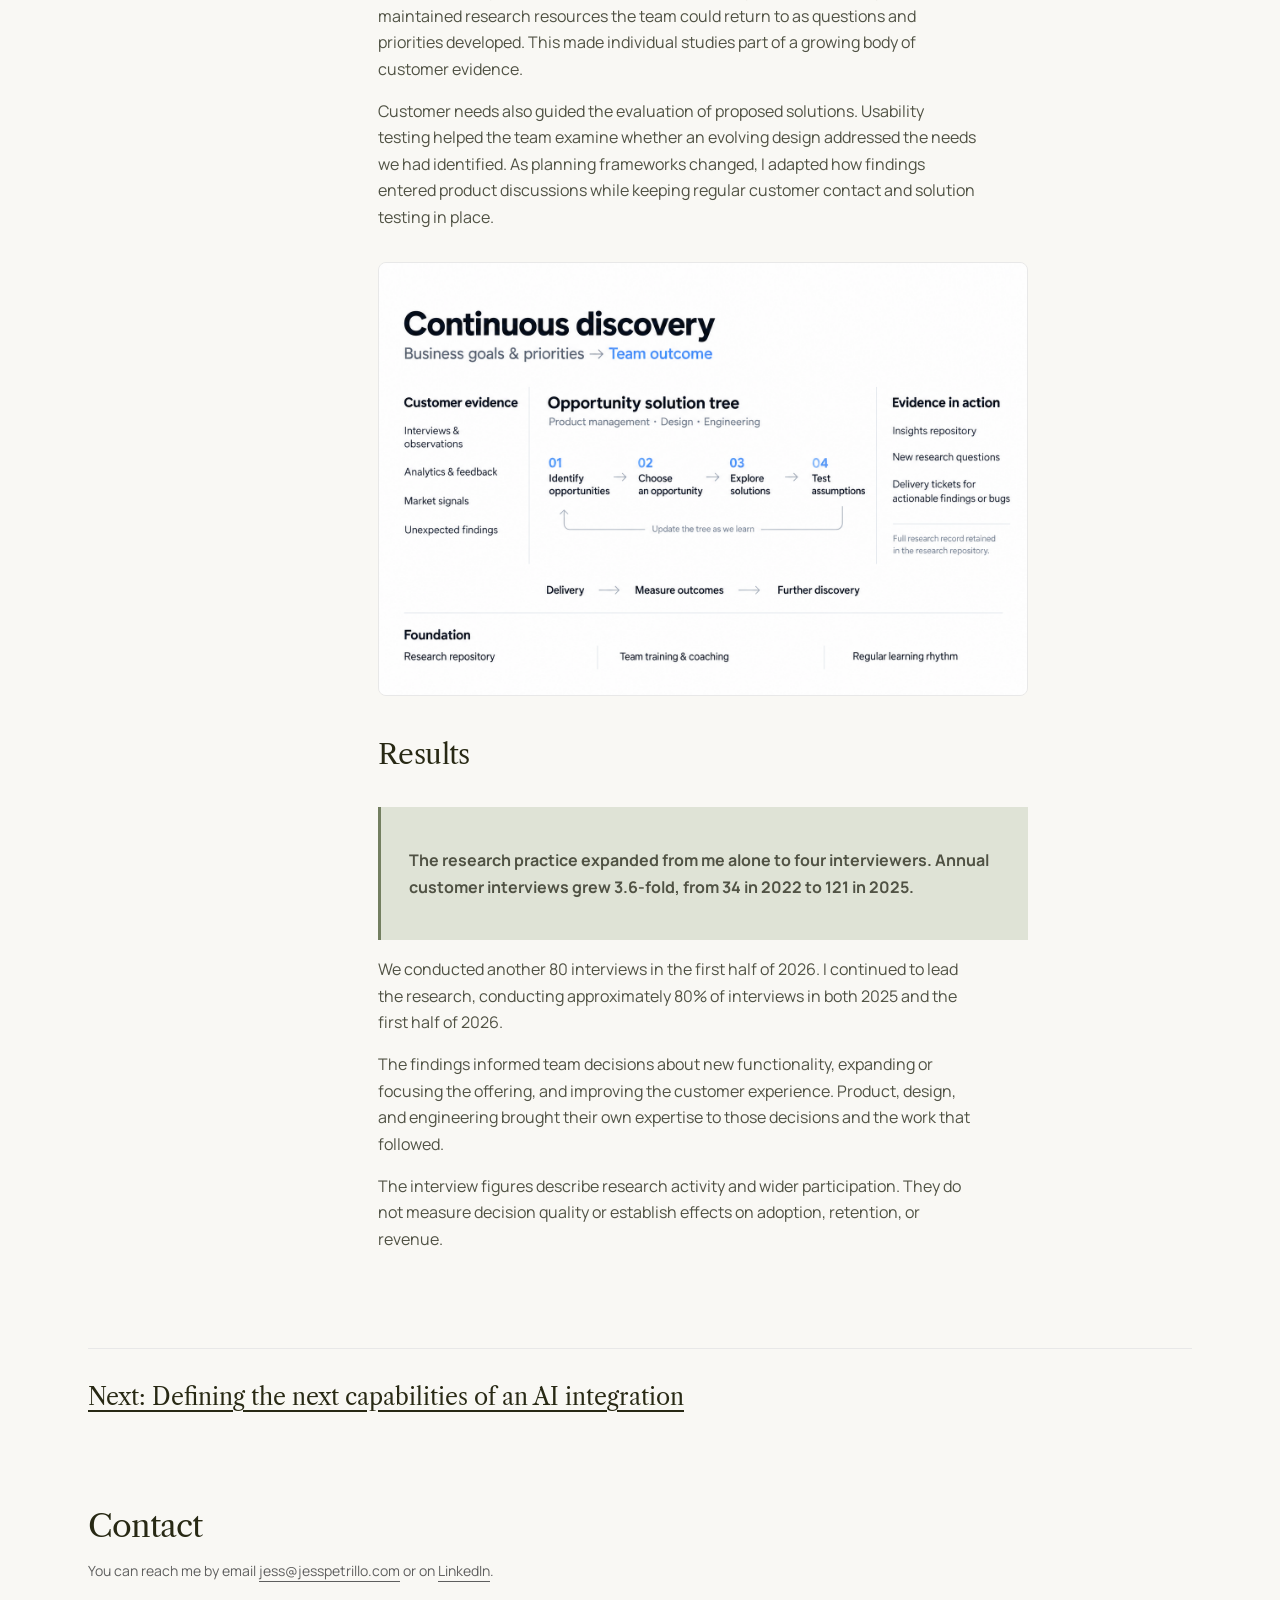
<file: research-practice.html>
<!doctype html><html lang="en"><head><meta charset="utf-8"><meta name="viewport" content="width=device-width,initial-scale=1"><title>Building a continuous discovery practice | Jess Orellanes Petrillo</title><meta name="description" content="Establishing regular customer research and helping colleagues develop the skills to conduct studies of their own."><meta name="theme-color" content="#eae7dc"><link rel="icon" href="/assets/favicon.svg" type="image/svg+xml"><link rel="stylesheet" href="/assets/style.css"></head><body><a class="skip" href="#main">Skip to content</a><div class="wrap"><header><a class="brand" href="/">Jess Orellanes Petrillo<span>.</span></a><nav aria-label="Main navigation"><a href="/#work">Selected work</a><a href="/#about">About</a><a class="cv-nav" href="/assets/Jess-Orellanes-Petrillo-CV.pdf" target="_blank" rel="noopener">CV</a><a class="nav-contact" href="#contact">Contact</a></nav></header></div><main id="main" class="wrap"><section class="case-hero"><a class="back" href="/#work">All selected work</a><div class="eyebrow" style="margin-top:32px">Research leadership</div><h1>Building a continuous discovery practice</h1><p class="case-deck" style="--reading-measure:60.5ch">Establishing regular customer research and helping colleagues develop the skills to conduct studies of their own.</p></section><div class="case-layout"><aside class="case-side" aria-label="Project overview"><p><strong>Context</strong>A B2B SaaS company establishing a continuous discovery practice</p><p><strong>Focus</strong>Research practice</p><p><strong>My role</strong>Establishing and leading the research practice</p><p><strong>Team</strong>Product, design, and engineering</p><p><strong>Duration</strong>Ongoing</p><p><strong>Approach</strong>Weekly customer contact, shared resources, coaching, and testing</p></aside><article class="case-body"><h2>Summary</h2><p style="--reading-measure:60.0ch">I established and led an ongoing research and discovery practice in a B2B SaaS company. My responsibility covered the research approach, access to participants, and the team’s ability to conduct and use research. The work brought regular customer contact into product planning and involved more colleagues in research.</p><h2>The challenge</h2><p style="--reading-measure:60.0ch">The company needed a sustained way to understand customer needs and evaluate proposed solutions. Research had to support product decisions as questions emerged and continue across individual projects.</p><p style="--reading-measure:60.0ch">Product priorities and ways of working changed over time, including a move to six-week planning rounds (Shape Up). I needed to adapt how research fed into planning and delivery while maintaining customer contact, ongoing synthesis, and usability testing. Research needed to remain useful as the team changed how it planned and delivered work.</p><h2>My approach</h2><p style="--reading-measure:60.0ch">Product priorities, business goals, and changes in customer workflows shaped the research questions I developed. This gave each study a purpose connected to what the team needed to decide, while leaving room to investigate needs that were still emerging.</p><p style="--reading-measure:60.0ch">I built recruitment processes and drew on relationships I had developed with customers through earlier community and content work. Access to participants supported customer conversations at least weekly. Alongside interviews, I gathered feedback through other research methods and kept usability testing part of the work.</p><p style="--reading-measure:60.0ch">To expand the team’s capability, I organised discovery workshops and trained colleagues in interviewing. I combined this coaching with direct research work, continuing to lead studies and conduct most interviews.</p><p style="--reading-measure:60.0ch">As evidence accumulated, I distinguished early signals, recurring patterns, and issues requiring immediate attention. I shared insights as they emerged and maintained research resources the team could return to as questions and priorities developed. This made individual studies part of a growing body of customer evidence.</p><p style="--reading-measure:60.0ch">Customer needs also guided the evaluation of proposed solutions. Usability testing helped the team examine whether an evolving design addressed the needs we had identified. As planning frameworks changed, I adapted how findings entered product discussions while keeping regular customer contact and solution testing in place.</p><figure class="case-stimulus"><a href="/assets/continuous-discovery-minimal.png" target="_blank" rel="noopener" aria-label="View full-size continuous discovery diagram"><img src="/assets/continuous-discovery-minimal.png" alt="Continuous discovery connects business goals and customer evidence to identifying opportunities, exploring solutions, and testing assumptions. Findings inform delivery and further discovery, supported by a research repository, team coaching, and regular learning." width="1536" height="1024" loading="lazy"></a></figure><h2>Results</h2><aside class="takeaway"><p style="--reading-measure:60.0ch"><strong>The research practice expanded from me alone to four interviewers. Annual customer interviews grew 3.6-fold, from 34 in 2022 to 121 in 2025.</strong></p></aside><p style="--reading-measure:60.0ch">We conducted another 80 interviews in the first half of 2026. I continued to lead the research, conducting approximately 80% of interviews in both 2025 and the first half of 2026.</p><p style="--reading-measure:60.0ch">The findings informed team decisions about new functionality, expanding or focusing the offering, and improving the customer experience. Product, design, and engineering brought their own expertise to those decisions and the work that followed.</p><p style="--reading-measure:60.0ch">The interview figures describe research activity and wider participation. They do not measure decision quality or establish effects on adoption, retention, or revenue.</p></article></div><a class="next-case" href="/ai-workflows.html">Next: Defining the next capabilities of an AI integration</a></main><div class="wrap"><section class="contact" id="contact"><div><h2>Contact</h2><p>You can reach me by email <a href="mailto:jess@jesspetrillo.com">jess@jesspetrillo.com</a> or on <a href="https://www.linkedin.com/in/jessorellanes/">LinkedIn</a>.</p></div></section></div></body></html>
</file>
<file: assets/style.css>
@import url("/assets/fonts/fonts.css");

:root{--paper:#eae7dc;--ink:#282914;--muted:#5f5f5f;--line:#e8e8e8;--purple:#737f60;--lavender:#dfe3d6;--lime:#e5dfc8;--white:#f9f8f4}*{box-sizing:border-box}html{scroll-behavior:smooth;scroll-padding-top:30px}body{margin:0;background:var(--paper);color:var(--ink);font-family:'Manrope',Arial,sans-serif;font-size:17px;line-height:1.65}a{color:inherit;text-underline-offset:5px}a:hover{color:var(--purple)}a:focus-visible,summary:focus-visible{outline:3px solid var(--purple);outline-offset:6px}::selection{background:var(--lime)}.wrap{max-width:1200px;margin:auto;padding:0 48px}.skip{position:absolute;top:-100px}.skip:focus{top:0;background:white;z-index:10}header{display:flex;align-items:center;justify-content:space-between;gap:24px;padding:30px 0;border-bottom:1px solid var(--line)}.brand{font-weight:700;text-decoration:none;font-size:21px;letter-spacing:-.7px}.brand span{color:var(--purple)}nav{display:flex;gap:30px;align-items:center;font-size:14px}nav a{text-decoration:none}.nav-contact{border:1px solid var(--ink);padding:8px 18px;border-radius:30px}.eyebrow{font-size:11px;text-transform:uppercase;letter-spacing:1.9px;font-weight:700;color:var(--muted)}.hero{padding:78px 0 70px;display:grid;grid-template-columns:1.4fr 1fr;gap:65px;align-items:center}.hero h1{font-size:clamp(44px,4.7vw,67px);line-height:1.08;letter-spacing:-2.8px;font-weight:500;margin:23px 0 26px}em{font-family:'Libre Caslon Text','Libre Caslon Text',Georgia,serif;font-weight:400;color:var(--purple)}.hero p{font-size:18px;max-width:570px;color:var(--muted)}.actions{display:flex;flex-wrap:wrap;gap:23px;align-items:center;margin-top:30px}.button{display:inline-flex;gap:25px;align-items:center;background:var(--ink);color:white;border:1px solid var(--ink);border-radius:30px;padding:12px 23px;text-decoration:none;font-size:14px}.button:hover{background:var(--purple);color:white}.text-link{font-size:14px;font-weight:600}.note-row:last-child{padding-bottom:0}.section{padding:80px 0}.section-head{display:flex;justify-content:space-between;align-items:end;gap:40px;margin-bottom:34px}.section-head p{max-width:370px;font-size:15px;color:var(--muted);margin:0}.section h2,.about h2{font-size:42px;letter-spacing:-1.5px;line-height:1.15;font-weight:500;margin:12px 0 0}.work-grid{display:grid;grid-template-columns:1fr 1fr;gap:26px}.project{text-decoration:none;display:flex;flex-direction:column;align-items:start;border-top:1px solid var(--line);padding-top:0}.project:hover h3{text-decoration:underline;text-underline-offset:6px}.project .art{width:100%;height:235px;margin:0 0 22px;padding:25px;display:flex;align-items:center;justify-content:center;overflow:hidden}.art.ai{background:#dfe3d6}.art.collab{background:#e2dfd0}.art.pricing{background:#e8dfd0}.art.practice{background:#dbe0d2}.diagram{width:100%;max-width:340px;font-size:12px;line-height:1.4}.diagram .node{padding:14px 18px;border:1px solid #a1aa91;background:#f7f7ef;box-shadow:4px 4px 0 #cbd1bd}.diagram .arrow{text-align:center;font-size:21px;padding:6px}.diagram .node:last-child{background:#cbd2bb}.mini-window{background:var(--white);border:1px solid #a6ac96;width:85%;padding:20px;box-shadow:7px 7px 0 #cdd0bd}.window-bar{border-bottom:1px solid #d6d9cb;font-size:10px;padding-bottom:10px;margin-bottom:15px;letter-spacing:2px}.comment{border-left:3px solid #737f60;padding-left:12px;font-size:13px;margin-top:12px}.comment small{display:block;color:#656b59}.mini-prices{display:flex;gap:9px;align-items:center}.price{background:#fffaf5;border:1px solid #b8af97;padding:20px 12px;width:100px;min-height:125px;font-size:11px;text-align:center}.price.mid{background:#d6d8be;transform:translateY(-8px)}.price b{font-size:19px;display:block;margin:14px 0 7px;font-family:'Libre Caslon Text',Georgia,serif;font-weight:400}.loop{display:grid;grid-template-columns:1fr 1fr;gap:14px;transform:rotate(-3deg)}.loop span{border:1px solid #9aa78d;background:#f5f6ed;padding:15px 22px;font-size:13px}.project .meta{font-size:10px;text-transform:uppercase;letter-spacing:1.5px;color:var(--muted)}.project h3{font-size:26px;line-height:1.2;letter-spacing:-.7px;font-weight:500;margin:9px 0 12px}.project p{font-size:15px;line-height:1.6;color:var(--muted);margin:0 0 17px;max-width:470px}.project .read{font-size:13px;font-weight:700;margin-top:auto}.help{background:var(--ink);color:var(--paper)}.help .eyebrow,.help p{color:#eae7dc}.help em{color:#d0d8bd}.help-grid{display:grid;grid-template-columns:repeat(3,1fr);gap:40px;margin-top:40px}.help-grid article{border-top:1px solid #68705a;padding-top:20px}.help-grid .num{font-size:12px;color:#d0d8bd}.help-grid h3{font-size:23px;line-height:1.3;letter-spacing:-.4px;font-weight:400}.help-grid p{font-size:15px}.about{display:grid;grid-template-columns:1fr 1.25fr;gap:90px;padding:85px 0}.about p{color:var(--muted);font-size:16px;margin-top:0}.about .signature{font-family:'Libre Caslon Text',Georgia,serif;font-size:30px;color:var(--purple);margin-top:30px}.contact{border-top:1px solid var(--line);padding:55px 0 65px;display:flex;justify-content:space-between;align-items:center;gap:40px}.contact h2{font-size:36px;line-height:1.2;letter-spacing:-1px;font-weight:400;margin:0 0 12px}.contact p{font-size:14px;color:var(--muted);margin:0}footer{padding:22px 0;border-top:1px solid var(--line);display:flex;justify-content:space-between;font-size:11px;color:var(--muted)}footer a{margin-left:20px}.case-hero{padding:60px 0 45px;max-width:900px}.back{font-size:13px}.case-hero h1{font-size:clamp(36px,5vw,60px);font-weight:500;line-height:1.08;letter-spacing:-2px;margin:28px 0 20px}.case-deck{color:var(--muted);max-width:700px;font-size:20px}.case-layout{display:grid;grid-template-columns:220px 1fr;gap:70px;border-top:1px solid var(--line);padding:45px 0 80px}.case-side{font-size:13px}.case-side p{margin:0 0 22px}.case-side strong{display:block;font-size:10px;letter-spacing:1px;text-transform:uppercase;margin-bottom:5px}.case-body{max-width:720px}.case-body h2{font-size:29px;line-height:1.25;font-weight:500;letter-spacing:-.6px;margin:40px 0 16px}.case-body h2:first-child{margin-top:0}.case-body h3{font-size:21px;line-height:1.3;font-weight:500}.case-body p,.case-body li{font-size:16px;color:#505244}.case-body li{margin-bottom:8px}.case-body table{border-collapse:collapse;width:100%;font-size:14px;margin:25px 0}.case-body td,.case-body th{border-bottom:1px solid var(--line);padding:14px 12px;text-align:left}.takeaway{background:var(--lavender);padding:24px 28px;margin-top:35px;border-left:3px solid var(--purple)}.takeaway h2{font-size:23px;margin:0 0 12px}.next-case{display:block;padding:30px 0;border-top:1px solid var(--line);font-size:23px;text-decoration:none}.diagram-label{font-size:10px;color:var(--muted);text-transform:uppercase;letter-spacing:1px;margin-top:12px}.case-body .art{padding:25px;background:var(--lavender);margin:30px 0}.case-body .diagram{margin:auto}@media(max-width:900px){.wrap{padding:0 30px}.hero{gap:35px}.hero h1{font-size:49px}.about{gap:40px}.case-layout{grid-template-columns:160px 1fr;gap:35px}}@media(max-width:650px){.wrap{padding:0 22px}header{padding:22px 0;align-items:start}.brand{font-size:18px;max-width:165px;line-height:1.25}nav{gap:16px;font-size:12px;flex-wrap:wrap;justify-content:end;max-width:195px}.nav-contact{border:0;padding:0}nav .cv-nav{display:none}.hero{grid-template-columns:1fr;padding:48px 0;gap:40px}.hero h1{font-size:46px;letter-spacing:-1.8px}.hero p{font-size:17px}.section{padding:55px 0}.section-head{display:block}.section-head p{margin-top:20px}.section h2,.about h2{font-size:35px}.work-grid{grid-template-columns:1fr;gap:35px}.project .art{height:220px}.help-grid{grid-template-columns:1fr;gap:15px;margin-top:30px}.help-grid h3{margin:10px 0}.about{grid-template-columns:1fr;gap:28px;padding:55px 0}.contact{display:block;padding:45px 0}.contact .button{margin-top:25px}.contact h2{font-size:31px}footer{gap:20px;font-size:10px}.case-hero{padding-top:35px}.case-layout{grid-template-columns:1fr;gap:25px}.case-side{display:grid;grid-template-columns:1fr 1fr;gap:10px}.case-side p{margin:0 0 12px}.case-deck{font-size:18px}.case-body table{font-size:12px}.case-body td,.case-body th{padding:10px 6px}}@media(prefers-reduced-motion:reduce){html{scroll-behavior:auto}}

/* Editorial palette and typography, with a restrained reading measure. */
body{background:#f9f8f4;font-family:'Manrope',Arial,sans-serif}
header{border-bottom:0;padding:27px 0}
.brand,nav,h1,h2,h3,.signature,.next-case{font-family:'Libre Caslon Text',Georgia,serif;font-weight:400}
.brand{font-size:21px;letter-spacing:-.7px}
nav{font-size:16px}
.nav-contact{border:0;padding:0}
.hero{display:block;padding:72px 0 65px;min-height:420px;position:relative}
.hero:before{content:'';position:absolute;inset:-100px calc((1104px - 100vw)/2) 0;background:#eae7dc;z-index:-1}
.hero h1{max-width:960px;font-size:60px;line-height:1.18;font-weight:400;letter-spacing:-2px;margin:0 0 23px}
.hero p{font-size:19px;max-width:58ch;margin:0;color:#5f5f5f}
.actions{margin-top:27px;gap:30px}
.text-link{font-size:14px;font-weight:500}
.section h2,.about h2{font-size:39px;font-weight:400;letter-spacing:-1.2px;line-height:1.25}
em{color:inherit;font-style:normal;font-family:inherit}
.section-head p{max-width:36ch}
.project h3{font-size:27px;font-weight:400;line-height:1.3}
.project p{font-size:14px}
.help{background:var(--paper);color:var(--ink)}
.help .eyebrow{color:var(--purple)}.help p{color:var(--muted)}
.help em{color:inherit}
.help-grid article{border-color:var(--line)}
.help-grid .num{color:var(--purple)}
.help-grid h3{font-size:24px;font-weight:400}
.about .signature{color:#737f60}
p,li{max-inline-size:52ch}
.case-body{max-width:52ch}
.case-body h2{font-weight:400;font-size:28px;line-height:1.3}
.case-body p,.case-body li{color:#505244;max-inline-size:52ch}
.case-hero h1{max-width:24ch;font-size:55px;line-height:1.2;font-weight:400;letter-spacing:-1.5px}
.case-deck{max-width:55ch}
.button{background:#737f60;border-color:#737f60}
.button:hover{background:#282914}
.contact h2{font-size:34px;line-height:1.3}
@media(min-width:1200px){.hero:before{inset-inline:calc((1104px - 100vw)/2)}}
@media(max-width:1199px){.hero:before{inset-inline:-48px}}
@media(max-width:900px){.hero:before{inset-inline:-30px}.hero h1{font-size:53px;max-width:780px}.hero{padding:65px 0 55px;min-height:410px}.brand{max-width:230px}.case-hero h1{font-size:46px}}
@media(max-width:650px){header{padding:23px 0;gap:20px}.brand{font-size:19px;max-width:155px;line-height:1.25}nav{font-size:13px;max-width:160px;gap:12px 18px}.hero{padding:48px 0 43px;min-height:360px}.hero:before{inset-inline:-22px}.hero h1{font-size:39px;line-height:1.22;letter-spacing:-1.3px;max-width:19ch}.hero p{font-size:16px;max-width:29ch}.actions{gap:25px;margin-top:25px}.section h2,.about h2{font-size:32px}.section-head{margin-bottom:28px}.section-head p{max-width:34ch}.case-hero h1{font-size:36px;letter-spacing:-1px}.project h3{font-size:25px}.contact h2{font-size:29px}.case-layout{gap:30px}}

/* Portrait supplied by Jess; preserve the original image. */
.hero{display:grid;grid-template-columns:minmax(0,1fr) 300px;align-items:center;gap:65px;padding-block:60px}
.hero h1{font-size:49px;line-height:1.2;letter-spacing:-1.6px}
.hero p{font-size:17px}
.hero-portrait{display:block;width:100%;height:auto;aspect-ratio:1;object-fit:cover;border-radius:2px}
@media(max-width:1000px) and (min-width:651px){.hero{grid-template-columns:minmax(0,1fr) 250px;gap:38px}.hero h1{font-size:42px}}
@media(max-width:650px){.hero{grid-template-columns:1fr;gap:30px;padding-block:40px}.hero h1{font-size:37px;letter-spacing:-1.2px}.hero p{font-size:16px}.hero-portrait{width:180px}}

/* Keep the section title and its introduction in one visual group. */
.section-head{display:block;margin-bottom:42px}
.section-head p{margin:18px 0 0;max-width:52ch}
@media(max-width:650px){.section-head{margin-bottom:34px}.section-head p{margin-top:16px}}

/* A personal welcome and a simple matted portrait frame. */
.hero .hero-intro{font-family:'Libre Caslon Text',Georgia,serif;font-size:25px;line-height:1.3;color:#737f60;margin:0 0 17px}
.hero-portrait{padding:10px;background:#f9f8f4;border:1px solid #737f60;box-shadow:7px 7px 0 #c7cbb8}
@media(max-width:650px){.hero .hero-intro{font-size:23px;margin-bottom:15px}.hero-portrait{padding:7px;box-shadow:5px 5px 0 #c7cbb8}}

/* A soft, subtly asymmetric outline for the personal portrait. */
.hero-portrait{border-radius:44% 40% 36% 42% / 36% 42% 38% 44%;box-shadow:8px 9px 0 #c7cbb8,0 14px 26px rgba(48,40,32,.06)}
@media(max-width:650px){.hero-portrait{box-shadow:5px 6px 0 #c7cbb8,0 9px 18px rgba(48,40,32,.05)}}

/* An upright rounded photograph, held with a small paper-tape detail. */
.portrait-frame{position:relative;margin:0;width:100%;transform:none}
.portrait-frame:before{content:'';position:absolute;z-index:1;top:-13px;left:50%;width:94px;height:31px;transform:translateX(-50%);background:linear-gradient(0deg,rgba(222,218,209,.9) 0 49%,rgba(249,248,241,.94) 50% 100%);clip-path:polygon(4% 0,97% 0,100% 17%,97% 34%,100% 52%,97% 73%,99% 100%,3% 100%,0 78%,3% 57%,0 36%,3% 17%)}
.portrait-frame .hero-portrait{display:block;width:100%;height:auto;aspect-ratio:5/6;object-fit:cover;object-position:50% center;padding:0;border:0;border-radius:34px;background:transparent;box-shadow:0 15px 30px rgba(48,40,32,.12);transform:none}
@media(max-width:650px){.portrait-frame{width:190px;margin-top:8px}.portrait-frame .hero-portrait{border-radius:25px;box-shadow:0 10px 22px rgba(48,40,32,.1)}.portrait-frame:before{width:69px;height:25px;top:-10px}}

/* A small olive pushpin and a slight, relaxed tilt. */
.portrait-frame{transform:rotate(-3deg);transform-origin:50% 8px}
.portrait-frame:before{top:-5px;width:19px;height:19px;border-radius:50%;clip-path:none;background:radial-gradient(circle at 34% 28%,#c4cbae 0%,#879568 35%,#4c593a 78%);box-shadow:2px 3px 3px rgba(48,40,32,.3);z-index:3}
.portrait-frame:after{content:'';position:absolute;top:10px;left:50%;width:3px;height:11px;background:linear-gradient(90deg,#c1bfb3,#716f64);border-radius:0 0 2px 2px;transform:translateX(-50%) rotate(-22deg);transform-origin:top center;box-shadow:2px 2px 2px rgba(48,40,32,.2);z-index:2}
@media(max-width:650px){.portrait-frame:before{top:-5px;width:16px;height:16px}.portrait-frame:after{top:8px;height:9px}}

/* Restore paper tape while keeping the current portrait and tilt. */
.portrait-frame:before{top:-13px;width:94px;height:31px;border-radius:0;background:linear-gradient(0deg,rgba(222,218,209,.9) 0 49%,rgba(249,248,241,.94) 50% 100%);clip-path:polygon(4% 0,97% 0,100% 17%,97% 34%,100% 52%,97% 73%,99% 100%,3% 100%,0 78%,3% 57%,0 36%,3% 17%);box-shadow:none}
.portrait-frame:after{content:none}
@media(max-width:650px){.portrait-frame:before{width:69px;height:25px;top:-10px}}

/* Exact requested olive fill and pale divider, with darker olive for small text. */
:root{--accent:rgb(115,127,96);--purple:var(--accent);--line:rgb(232,232,232)}
.help .eyebrow,.help-grid .num{color:#526141}
a:hover{color:#526141}
.button{background:var(--accent);border-color:var(--accent);color:#080a06}
.button:hover{background:#526141;color:white}

.contact-email{font-size:17px;font-weight:400}
@media(max-width:650px){.contact-email{display:inline-block;margin-top:22px}}

/* A compact navigation button and a viewport-aware personal introduction. */
.nav-contact{display:inline-flex;align-items:center;justify-content:center;background:var(--accent);color:#080a06;border:1px solid var(--accent);border-radius:24px;padding:7px 19px;text-decoration:none;min-height:40px;font-family:'Manrope',Arial,sans-serif;font-size:13px;line-height:1.2}
.nav-contact:hover{background:#526141;border-color:#526141;color:white}
.home{--header-height:84px}
.home header{height:var(--header-height);padding-block:0}
.home .hero{height:calc(100svh - var(--header-height));min-height:0;padding:clamp(18px,5svh,50px) 0 16px;grid-template-columns:minmax(0,1fr) min(28vw,300px);grid-template-rows:minmax(0,1fr) auto;column-gap:65px;row-gap:24px}
.home .hero:before{top:calc(-1 * var(--header-height))}
.home .hero-copy{min-width:0}
.home .hero .actions{margin-top:24px}
.home .portrait-frame{width:100%;max-width:300px;justify-self:center;align-self:center}
.hero-explore{grid-column:1/-1;align-self:end;justify-self:center;display:flex;flex-direction:column;align-items:center;gap:3px;color:#526141;text-decoration:none;font-size:13px;line-height:1.3;padding:6px 22px;min-height:50px;text-align:center}
.hero-explore:hover{color:var(--ink)}
.down-arrow{font-size:25px;line-height:1}
@media(min-width:651px) and (max-width:1000px){.home .hero{column-gap:35px}.home .hero h1{font-size:clamp(36px,4.5vw,45px)}.home .hero p{font-size:16px}.home .hero .hero-intro{font-size:24px}}
@media(max-width:650px){
 .home{--header-height:88px}
 header{align-items:center}.nav-contact{padding:6px 14px;min-height:34px;font-size:12px}
 .home .hero{grid-template-columns:1fr;grid-template-rows:auto minmax(0,1fr) auto;padding:24px 0 10px;row-gap:14px}
 .home .hero h1{font-size:clamp(28px,8.5vw,35px);line-height:1.15;letter-spacing:-1px;margin-bottom:14px;max-width:24ch}
 .home .hero .hero-intro{font-size:22px;margin-bottom:12px}
 .home .hero-copy>p:not(.hero-intro){font-size:14px;line-height:1.45;max-width:34ch}
 .home .hero .actions{margin-top:14px}
 .home .portrait-frame{width:min(42vw,22svh,185px);margin:0;align-self:center}
 .hero-explore{min-height:46px;font-size:12px;padding-block:4px}
}
@media(max-width:650px) and (max-height:650px){
 .home{--header-height:78px}
 .home .hero{padding-top:14px;row-gap:8px}
 .home .hero h1{font-size:28px;line-height:1.12;margin-bottom:11px}
 .home .hero .hero-intro{font-size:20px;margin-bottom:8px}
 .home .hero .actions{margin-top:10px}
 .home .portrait-frame{width:min(33vw,18svh,124px)}
}
@media(min-width:651px) and (max-height:550px){
 .home{--header-height:64px}
 .home .hero{padding-block:12px;row-gap:8px;column-gap:35px;grid-template-columns:minmax(0,1fr) min(25vw,190px)}
 .home .hero h1{font-size:32px;line-height:1.12;margin-bottom:12px;max-width:26ch}
 .home .hero .hero-intro{font-size:20px;margin-bottom:8px}
 .home .hero-copy>p:not(.hero-intro){font-size:13px;line-height:1.4}
 .home .hero .actions{margin-top:10px}
 .home .portrait-frame{width:min(22vw,calc((100svh - 150px)*.8333),190px)}
 .hero-explore{min-height:38px;font-size:12px;padding-block:0}
 .down-arrow{font-size:22px}
}
@media(max-width:650px) and (max-height:480px){
 .home{--header-height:64px}
 .home .hero{grid-template-columns:minmax(0,1fr) 80px;grid-template-rows:minmax(0,1fr) auto;column-gap:16px;padding-top:10px}
 .home .hero h1{font-size:23px;line-height:1.1}
 .home .hero .hero-intro{font-size:18px}
 .home .hero-copy>p:not(.hero-intro){font-size:12px}
 .home .portrait-frame{width:80px}
 .hero-explore{min-height:34px}
}

/* Let project artwork shrink with narrow phone layouts. */
.project{min-width:0}
.mini-prices{width:100%;max-width:318px}
.price{flex:1;min-width:0;width:auto;padding-inline:8px}
@media(max-width:650px){.work-grid{grid-template-columns:minmax(0,1fr)}}
@media(max-width:360px){.home header .brand{font-size:16px;letter-spacing:-.4px}}

/* Layout and spacing from Jess's supplied portfolio wireframe. */
.home .wrap{max-width:1240px;padding-inline:44px}
.home .masthead{max-width:1380px;padding-inline:28px}
.home .hero-wrap{max-width:1120px;padding-inline:32px}
.home .hero{height:auto;min-height:360px;padding:30px 0 48px;grid-template-columns:minmax(0,1fr) 250px;grid-template-rows:auto;column-gap:90px;row-gap:0;align-items:center}
.home .hero:before{inset-inline:calc((1056px - 100vw)/2);top:calc(-1 * var(--header-height))}
.home .hero h1{font-size:46px;line-height:1.15;max-width:22ch;margin-bottom:25px}
.home .hero .hero-intro{font-size:20px;margin-bottom:13px}
.home .hero-copy>p:not(.hero-intro){font-size:16px;max-width:52ch}
.home .portrait-frame{width:250px;max-width:100%;margin:0}
.work-surface,.about-surface{background:#fff}
.home #work{padding:42px 0 68px}
.home .section-head{margin-bottom:48px}
.section-title{display:flex;align-items:center;gap:30px}
.home .section-title h2{margin:0;font-size:34px;line-height:1.2;white-space:nowrap}
.section-rule{height:1px;background:var(--line);flex:1}
.home .section-head p{margin-top:27px;max-width:52ch;font-size:15px}
.home .work-grid{column-gap:38px;row-gap:66px}
.home .project{border:0}
.home .project .art{height:200px;margin-bottom:18px;background:#efefe6;border-radius:4px;padding:22px}
.home .project .diagram{max-width:none}
.home .mini-window{width:100%;box-shadow:none;padding:16px}
.home .window-bar{padding-bottom:8px;margin-bottom:10px}
.home .comment{margin-top:10px}
.home .mini-prices{max-width:none;gap:12px}
.home .price{min-height:100px;padding:13px 8px}
.home .price.mid{transform:none}
.home .price b{font-size:18px;margin:8px 0 5px}
.home .loop{width:100%;transform:none;gap:12px}
.home .loop span{padding:13px 15px}
.home .project h3{font-size:25px;line-height:1.22;margin:8px 0 12px}
.home .project p{font-size:14px;line-height:1.5;margin-bottom:20px}
.home .project .read{font-size:13px;text-decoration:underline;text-underline-offset:4px;font-weight:500}
.home .help{padding:64px 0 88px}
.home .help h2{font-size:33px;line-height:1.25;max-width:none;margin:8px 0 0}
.home .help-grid{gap:34px;margin-top:42px}
.home .help-grid article{border:0;padding-top:0}
.home .help-grid h3{font-size:20px;line-height:1.3;margin:10px 0 12px}
.home .help-grid p{font-size:14px;line-height:1.5;margin:0}
.home .about{grid-template-columns:minmax(0,.8fr) minmax(0,1.5fr);gap:75px;padding:78px 0 82px}
.home .about h2{font-size:34px;line-height:1.25;margin-top:10px}
.home .about p{font-size:15px;line-height:1.55;margin-bottom:15px}
.home .about .text-link{display:inline-block;margin-top:8px}
.contact{display:block;border:0;padding:58px 0 55px}
.contact h2{font-size:32px;margin-bottom:12px}
.contact p{max-inline-size:65ch}
footer{justify-content:center;border:0;padding:23px 0;font-size:12px;text-align:center}
@media(min-width:651px) and (max-width:1000px){
 .home .hero{min-height:330px;grid-template-columns:minmax(0,1fr) 215px;column-gap:45px;padding-block:28px 42px}
 .home .hero h1{font-size:37px}
 .home .portrait-frame{width:215px}
 .home .hero:before{inset-inline:-32px}
 .home .wrap{padding-inline:32px}
 .home .about{gap:40px}
 .home .help h2{font-size:29px}
 .home .help-grid{gap:25px}
 .home .project h3{font-size:23px}
}
@media(max-width:650px){
 .home .wrap{padding-inline:22px}
 .home .masthead{padding-inline:22px}
 .home .hero{height:auto;min-height:0;grid-template-columns:minmax(0,1fr) 110px;grid-template-rows:auto;column-gap:20px;padding:30px 0 40px}
 .home .hero:before{inset-inline:-22px}
 .home .hero h1{font-size:29px;line-height:1.14;margin-bottom:16px;max-width:24ch}
 .home .hero .hero-intro{font-size:20px;margin-bottom:10px}
 .home .hero-copy>p:not(.hero-intro){font-size:13px;line-height:1.5}
 .home .portrait-frame{width:110px;align-self:center}
 .home #work{padding:34px 0 48px}
 .home .section-title h2{font-size:29px}
 .section-title{gap:20px}
 .home .section-head{margin-bottom:32px}
 .home .section-head p{font-size:14px;margin-top:20px}
 .home .work-grid{row-gap:42px}
 .home .project .art{height:180px;padding:18px}
 .home .project h3{font-size:23px}
 .home .help{padding:45px 0 50px}
 .home .help h2{font-size:28px}
 .home .help-grid{margin-top:30px;gap:30px}
 .home .help-grid h3{font-size:22px}
 .home .about{grid-template-columns:1fr;gap:25px;padding:48px 0 52px}
 .home .about h2{font-size:30px;max-width:18ch}
 .contact{padding:42px 0 38px}
 .contact h2{font-size:29px}
 footer{font-size:11px;padding:22px 0}
}
@media(max-width:380px){
 .home .hero{grid-template-columns:1fr;gap:25px;padding-top:22px}
 .home .hero h1{font-size:29px;max-width:23ch}
 .home .portrait-frame{width:122px;justify-self:center}
}
@media(min-width:651px) and (max-height:550px){
 .home .hero{min-height:0;grid-template-columns:minmax(0,1fr) 150px;padding-block:22px;column-gap:36px}
 .home .hero h1{font-size:31px;margin-bottom:15px}
 .home .portrait-frame{width:150px}
 .home .hero .hero-intro{font-size:19px;margin-bottom:8px}
}

/* Reading measure calibrated against the actual Manrope font: about 75 characters. */
:root{--reading-measure:60ch}
p,li{max-inline-size:var(--reading-measure)}
.case-body{font-size:16px;max-width:var(--reading-measure);min-width:0}
.case-body p,.case-body li{max-inline-size:var(--reading-measure)}
.case-deck{max-width:var(--reading-measure);max-inline-size:var(--reading-measure)}
.home .section-head p,.home .project p,.home .about p,.contact p{max-width:var(--reading-measure);max-inline-size:var(--reading-measure)}
.home .help-grid{display:flex;flex-direction:column;gap:32px}
.home .help-grid article{display:grid;grid-template-columns:minmax(0,1fr) minmax(0,60ch);column-gap:55px;row-gap:8px;font-size:16px;align-content:start}
.home .help-grid .num{grid-column:1;grid-row:1}
.home .help-grid h3{grid-column:1;grid-row:2;margin:0;font-size:23px}
.home .help-grid p{grid-column:2;grid-row:1/3;font-size:16px;line-height:1.55;max-width:var(--reading-measure);max-inline-size:var(--reading-measure);margin:0}
@media(max-width:1100px) and (min-width:651px){.home .work-grid{grid-template-columns:minmax(0,1fr)}.home .project .art{max-width:650px}}
@media(max-width:1000px){
 .case-layout{grid-template-columns:minmax(0,1fr);gap:32px}
 .case-side{display:grid;grid-template-columns:repeat(3,minmax(0,1fr));gap:20px}
 .case-side p{margin:0}
 .home .about{grid-template-columns:minmax(0,1fr);gap:28px}
 .home .about h2{max-width:25ch}
 .home .help-grid article{grid-template-columns:minmax(0,1fr);gap:8px}
 .home .help-grid .num,.home .help-grid h3,.home .help-grid p{grid-column:1;grid-row:auto}
 .home .help-grid p{margin-top:5px}
}
@media(max-width:650px){.case-side{grid-template-columns:repeat(2,minmax(0,1fr))}.home .help-grid{gap:30px}.home .help-grid h3{font-size:22px}.home .help-grid p{font-size:15px}}

/* Allow small paragraph-specific optical corrections within the shared reading column. */
.case-body{max-width:65ch}
.home .help-grid article{grid-template-columns:minmax(0,1fr) minmax(0,65ch)}
@media(max-width:1000px){.home .help-grid article{grid-template-columns:minmax(0,1fr)}}

/* Restore responsive columns for the three ways Jess can help. */
.home .help-grid{display:grid;grid-template-columns:repeat(3,minmax(0,1fr));gap:34px;margin-top:42px}
.home .help-grid article{display:block;min-width:0;font-size:14px}
.home .help-grid .num{display:block}
.home .help-grid h3{font-size:20px;line-height:1.3;margin:10px 0 12px}
.home .help-grid p{font-size:14px;line-height:1.5;margin:0;max-width:100%;max-inline-size:100%}
@media(min-width:651px) and (max-width:900px){.home .help-grid{grid-template-columns:repeat(2,minmax(0,1fr));gap:32px}}
@media(max-width:650px){.home .help-grid{grid-template-columns:minmax(0,1fr);gap:30px;margin-top:30px}.home .help-grid h3{font-size:22px}.home .help-grid p{font-size:15px}}

.home .hero-copy>p.hero-location{margin-top:6px}

/* Research screenshots supplied for the pricing case. */
.home .project .art.project-screenshot{padding:16px;background:#f5f5f3}
.home .project .project-screenshot img{display:block;width:100%;height:100%;object-fit:contain}
.case-stimulus{margin:32px 0 40px;min-width:0}
.case-stimulus a{display:block;border:1px solid #e8e8e8;border-radius:8px;overflow:hidden}
.case-stimulus img{display:block;width:100%;height:auto}
.case-stimulus figcaption{margin-top:12px;font-size:14px;line-height:1.55;color:#555}

/* Text links use underlines instead of directional arrows. */
nav a:not(.nav-contact),.back,.next-case,.text-link,.project .read{ text-decoration:underline;text-underline-offset:5px }
</file>
